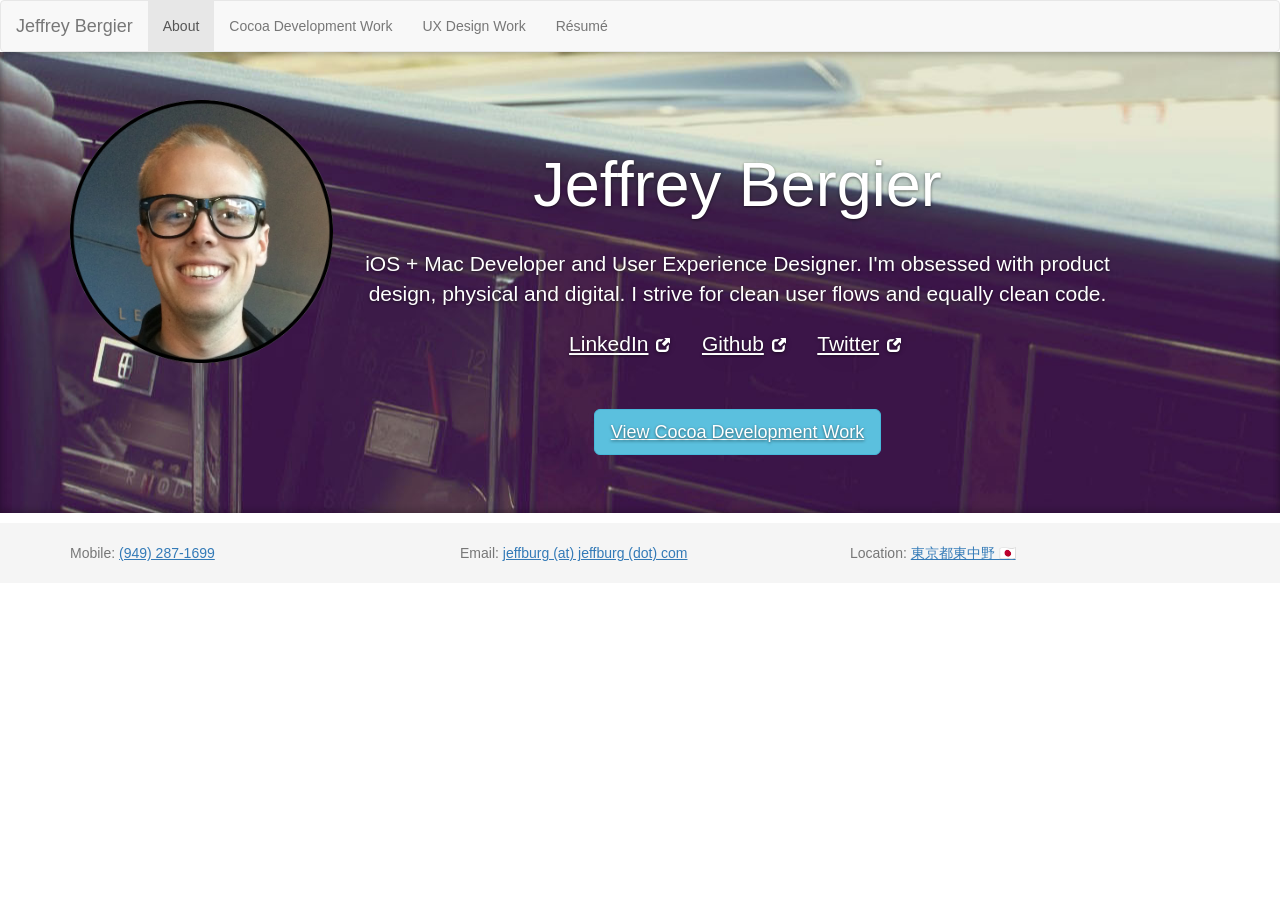
<file: web-root-original/index.html>
<!DOCTYPE html>
<html lang="en">
  <head>
    <title>About - Jeffrey Bergier</title>
    <meta charset="utf-8"/>
    <meta name="viewport" content="width=device-width, initial-scale=1.0, user-scalable=no">
    <!-- Bootstrap -->
    <link href="./css/bootstrap.css" rel="stylesheet">
    <link href="./css/custom.css" rel="stylesheet">
    <link href="./css/jquery.fs.boxer.css" rel="stylesheet">

    <!-- HTML5 shim and Respond.js IE8 support of HTML5 elements and media queries -->
    <!--[if lt IE 9]>
      <script src="./js/html5shiv.js"></script>
      <script src="./js/respond.min.js"></script>
    <![endif]-->

    <!-- Start of Woopra Code -->
    <script>
    (function(){
    var t,i,e,n=window,o=document,a=arguments,s="script",r=["config","track","identify","visit","push","call"],c=function(){var t,i=this;for(i._e=[],t=0;r.length>t;t++)(function(t){i[t]=function(){return i._e.push([t].concat(Array.prototype.slice.call(arguments,0))),i}})(r[t])};for(n._w=n._w||{},t=0;a.length>t;t++)n._w[a[t]]=n[a[t]]=n[a[t]]||new c;i=o.createElement(s),i.async=1,i.src="//static.woopra.com/js/w.js",e=o.getElementsByTagName(s)[0],e.parentNode.insertBefore(i,e)
    })("woopra");

    woopra.config({
        domain: 'jeffburg.com',
        idle_timeout: 1800000
    });
    woopra.track();
    </script>
    <!-- End of Woopra Code -->


  </head>
  <body>
    <nav class="navbar navbar-default" role="navigation">
      <!-- Brand and toggle get grouped for better mobile display -->
      <div class="navbar-header">
        <button type="button" class="navbar-toggle" data-toggle="collapse" data-target=".navbar-ex1-collapse">
          <span class="sr-only">Toggle navigation</span>
          <span class="icon-bar"></span>
          <span class="icon-bar"></span>
          <span class="icon-bar"></span>
        </button>
        <a class="navbar-brand" href="index.html">Jeffrey Bergier</a>
      </div>

      <!-- Collect the nav links, forms, and other content for toggling -->
      <div class="collapse navbar-collapse navbar-ex1-collapse">
        <ul class="nav navbar-nav">
            <li class="active"><a href="index.html">About</a></li>
  		  	<li><a href="cocoa.html">Cocoa Development Work</a></li>
            <li><a href="ux.html">UX Design Work</a></li>
            <li><a href="resume.html">R&eacute;sum&eacute;</a></li>
        </ul>
      </div><!-- /.navbar-collapse -->
    </nav>

    <!-- Jumbotron Masthead -->
    <div class="jumbotron about">
      <div class="container">
          <div class="row">
              <div class="col-sm-5 col-md-4 col-lg-3">
                <img src="aboutassets/facecircle.png" class="img-responsive-scale">
              </div>
              <div class="col-sm-7 col-md-8">
                <h1>Jeffrey Bergier</h1><br>
                <p style="font-weight: 400">iOS + Mac Developer and User Experience Designer. I'm obsessed with product design, physical and digital. I strive for clean user flows and equally clean code.</p>
                <ul class="list-inline center hidden-xs" id="about">
					<li><a href="https://www.linkedin.com/in/jeffreybergier" target="_blank">LinkedIn</a>&nbsp;&nbsp;<span class="glyphicon glyphicon-new-window"></span></li>
                    <li>&nbsp;</li>
                    <li><a href="https://www.github.com/jeffreybergier" target="_blank">Github</a>&nbsp;&nbsp;<span class="glyphicon glyphicon-new-window"></span></li>
                    <li>&nbsp;</li>
                    <li><a href="https://www.twitter.com/jeffburg" target="_blank">Twitter</a>&nbsp;&nbsp;<span class="glyphicon glyphicon-new-window"></span></li>
                </ul>
                <ul class="list-unstyled center hidden-sm hidden-md hidden-lg" id="about">
					<li><a href="http://www.linkedin.com/in/jeffreybergier" target="_blank">LinkedIn</a>&nbsp;&nbsp;<span class="glyphicon glyphicon-new-window"></span></li>
                    <li>&nbsp;</li>
                    <li><a href="http://www.github.com/jeffreybergier" target="_blank">Github</a>&nbsp;&nbsp;<span class="glyphicon glyphicon-new-window"></span></li>
                    <li>&nbsp;</li>
                    <li><a href="https://www.twitter.com/jeffburg" target="_blank">Twitter</a>&nbsp;&nbsp;<span class="glyphicon glyphicon-new-window"></span></li>
                </ul>
                <br>
                <h3 class="hidden-xs"><a href="cocoa.html" class="btn btn-info btn-lg">View Cocoa Development Work</a></h3>
                <h3 class="hidden-sm hidden-md hidden-lg"><a href="cocoa.html" class="btn btn-info btn-lg">View Cocoa Development Work</a></h3>
              </div>
          </div>
      </div>
    </div>

    <div id="footer">
      <div class="container">
        <div class="row">
            <div class="col-sm-3 col-md-4">
                <p class="text-muted credit">Mobile: <a href="/phone.php">(949) 287-1699</a></p>
            </div>
            <div class="col-sm-5 col-md-4">
                <p class="text-muted credit">Email: <a href="/email.php"> jeffburg (at) jeffburg (dot) com</a></p>
            </div>
            <div class="col-sm-4 col-md-4">
                <p class="text-muted credit">Location: <a href="https://www.bing.com/maps/embed?v=3&amp;cp=35.7067864~139.6851173&amp;lvl=16&amp;w=640&amp;h=510&amp;sty=r&amp;typ=s&amp;pp=&amp;ps=55&amp;dir=0&amp;mkt=en-us&amp;src=SHELL&amp;form=BMEMJS" class="boxer" data-height="515" data-width="645">東京都東中野 🇯🇵</a></p>
            </div>
        </div>
      </div>
    </div>

    <!-- jQuery (necessary for Bootstrap's JavaScript plugins) -->
    <script src="./js/jquery.js"></script>
    <script src="./js/bootstrap.js"></script>
    <script src="./js/transition.js"></script>
    <script src="./js/collapse.js"></script>
    <script src="./js/jquery.fs.boxer.js"></script>
    <script>
        $(document).ready(function() {
            $(".boxer").boxer();
        });
    </script>

  </body>
</html>
</file>
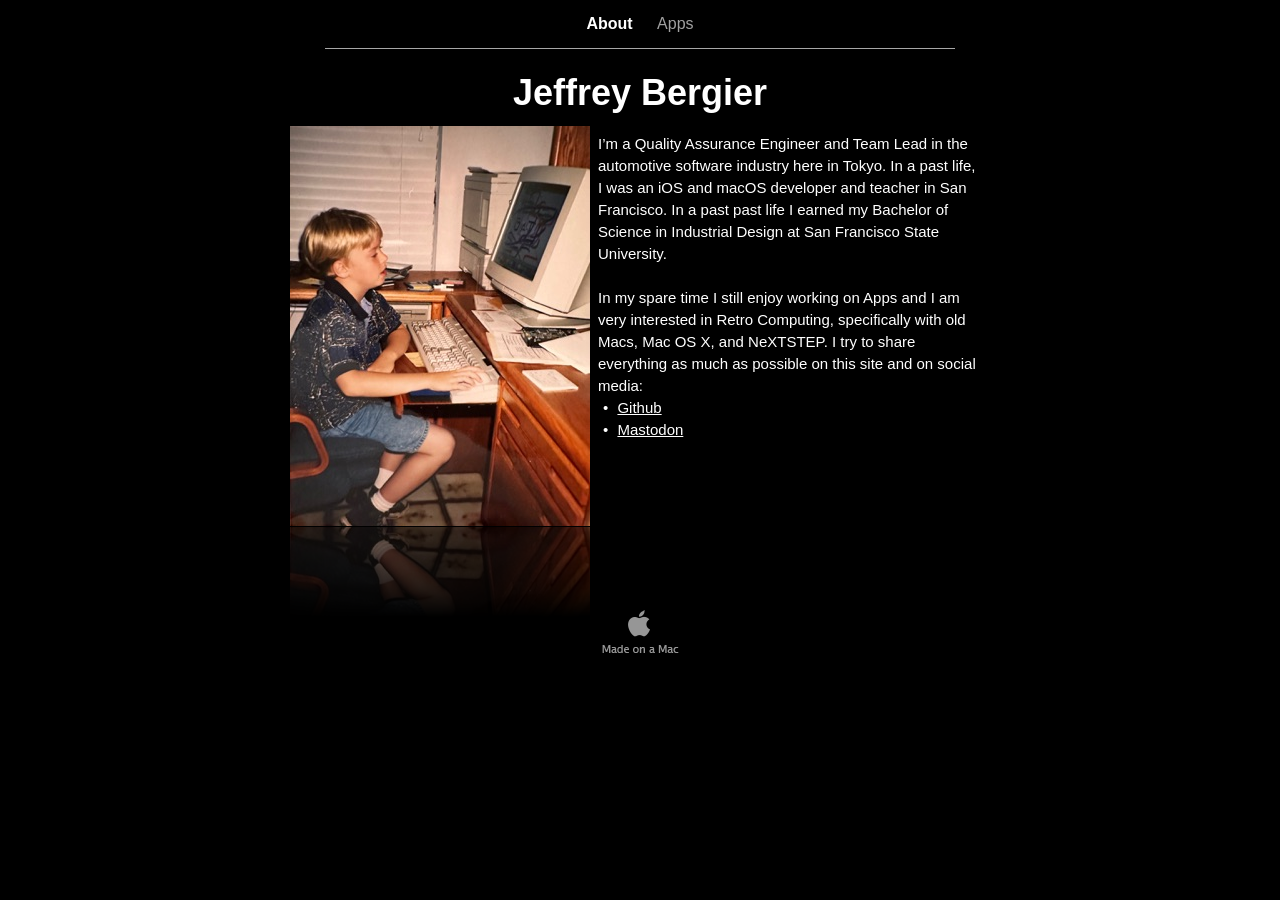
<file: web-root/index.html>
<?xml version="1.0" encoding="UTF-8"?><!DOCTYPE html PUBLIC "-//W3C//DTD XHTML 1.0 Transitional//EN" "http://www.w3.org/TR/xhtml1/DTD/xhtml1-transitional.dtd"><html xmlns="http://www.w3.org/1999/xhtml"><head><title></title><meta http-equiv="refresh" content="0;url= Jeffrey_Bergier/About.html" /></head><body></body></html>
</file>
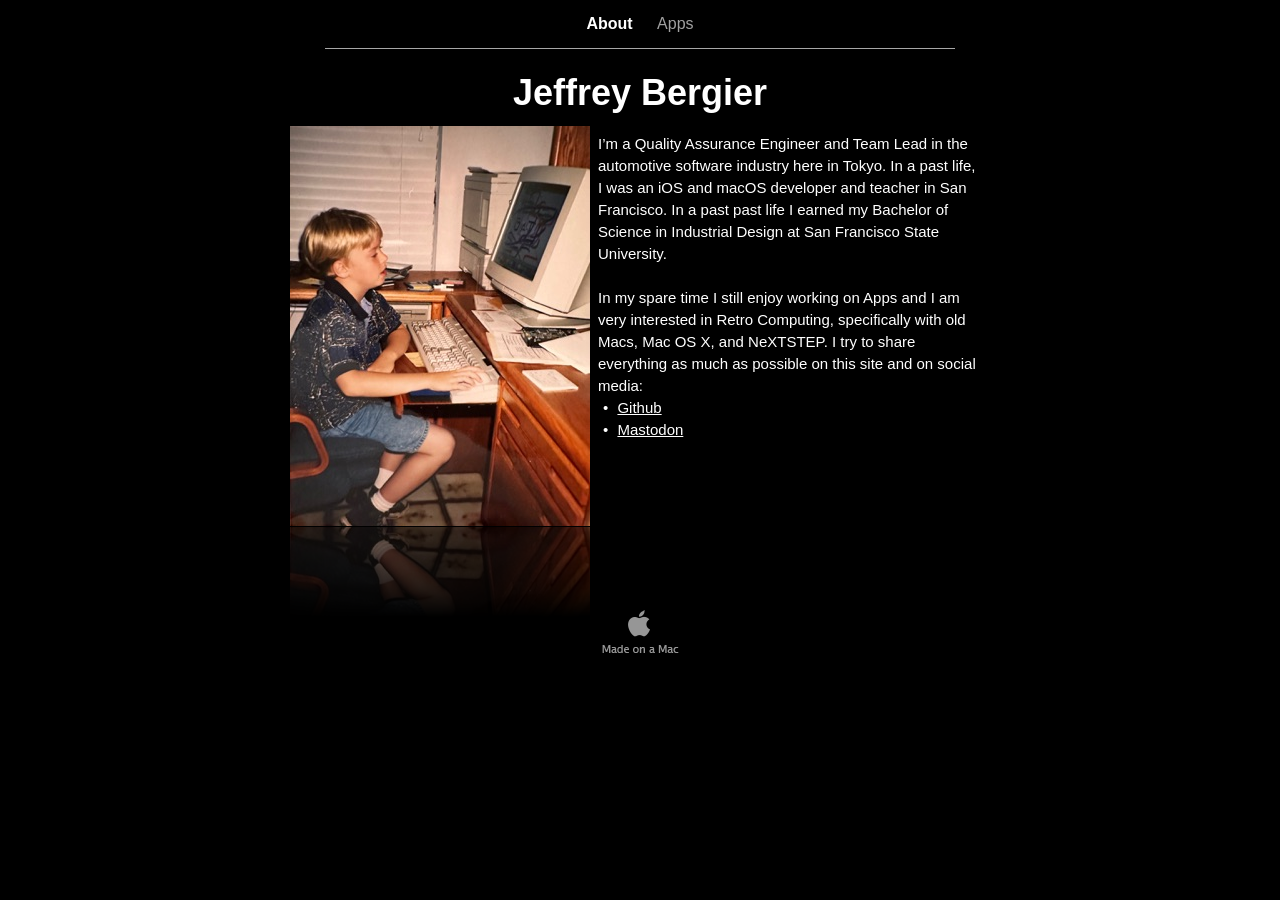
<file: web-root/Jeffrey_Bergier/index.html>
<?xml version="1.0" encoding="UTF-8"?><!DOCTYPE html PUBLIC "-//W3C//DTD XHTML 1.0 Transitional//EN" "http://www.w3.org/TR/xhtml1/DTD/xhtml1-transitional.dtd"><html xmlns="http://www.w3.org/1999/xhtml"><head><title></title><meta http-equiv="refresh" content="0;url= About.html" /></head><body></body></html>
</file>
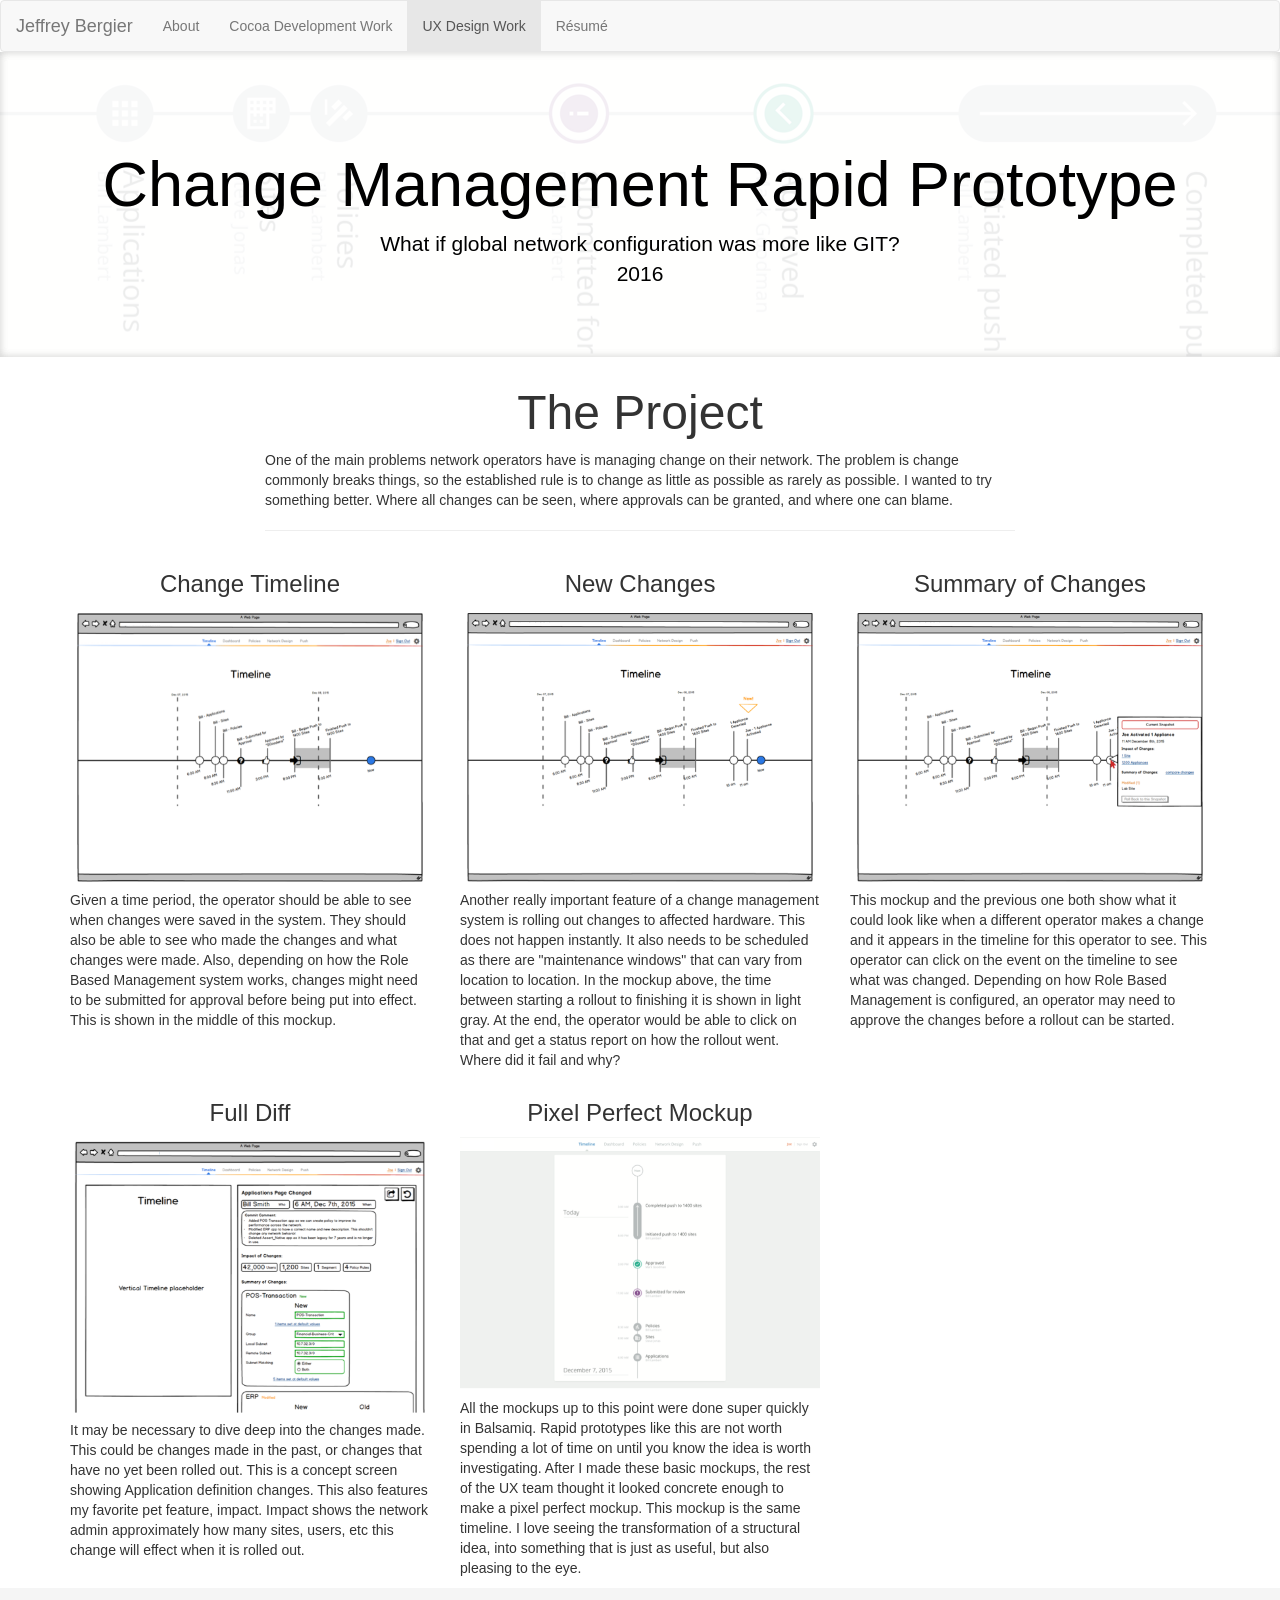
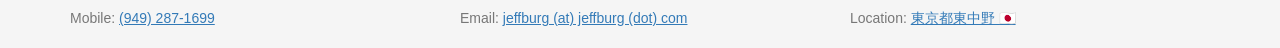
<file: web-root-original/changes.html>
<!DOCTYPE html>
<html lang="en">
  <head>
    <title>Change Management - Jeffrey Bergier</title>
    <meta charset="utf-8"/>
    <meta name="viewport" content="width=device-width, initial-scale=1.0, user-scalable=no">
    <!-- Bootstrap -->
    <link href="./css/bootstrap.css" rel="stylesheet">
    <link href="./css/custom.css" rel="stylesheet">
    <link href="./css/jquery.fs.boxer.css" rel="stylesheet">

    <!-- HTML5 shim and Respond.js IE8 support of HTML5 elements and media queries -->
    <!--[if lt IE 9]>
      <script src="./js/html5shiv.js"></script>
      <script src="./js/respond.min.js"></script>
    <![endif]-->

    <!-- Start of Woopra Code -->
    <script>
    (function(){
    var t,i,e,n=window,o=document,a=arguments,s="script",r=["config","track","identify","visit","push","call"],c=function(){var t,i=this;for(i._e=[],t=0;r.length>t;t++)(function(t){i[t]=function(){return i._e.push([t].concat(Array.prototype.slice.call(arguments,0))),i}})(r[t])};for(n._w=n._w||{},t=0;a.length>t;t++)n._w[a[t]]=n[a[t]]=n[a[t]]||new c;i=o.createElement(s),i.async=1,i.src="//static.woopra.com/js/w.js",e=o.getElementsByTagName(s)[0],e.parentNode.insertBefore(i,e)
    })("woopra");

    woopra.config({
        domain: 'jeffburg.com',
        idle_timeout: 1800000
    });
    woopra.track();
    </script>
    <!-- End of Woopra Code -->


  </head>
  <body>
    <nav class="navbar navbar-default" role="navigation">
      <!-- Brand and toggle get grouped for better mobile display -->
      <div class="navbar-header">
        <button type="button" class="navbar-toggle" data-toggle="collapse" data-target=".navbar-ex1-collapse">
          <span class="sr-only">Toggle navigation</span>
          <span class="icon-bar"></span>
          <span class="icon-bar"></span>
          <span class="icon-bar"></span>
        </button>
        <a class="navbar-brand" href="index.html">Jeffrey Bergier</a>
      </div>

      <!-- Collect the nav links, forms, and other content for toggling -->
      <div class="collapse navbar-collapse navbar-ex1-collapse">
        <ul class="nav navbar-nav">
            <li><a href="index.html">About</a></li>
            <li><a href="cocoa.html">Cocoa Development Work</a></li>
            <li class="active"><a href="ux.html">UX Design Work</a></li>
            <li><a href="resume.html">R&eacute;sum&eacute;</a></li>
        </ul>
      </div><!-- /.navbar-collapse -->
    </nav>

       <!-- Jumbotron Masthead -->
    <div class="jumbotron changes">
      <div class="container">
        <h1>Change Management Rapid Prototype</h1>
        <p>What if global network configuration was more like GIT?<br>2016</p>
      </div>
    </div>

    <div class="container">
        <div class="row">
            <div class="col-md-8 col-md-offset-2 col-sm-10 col-sm-offset-1">
                <h1>The Project</h1>
                <p>One of the main problems network operators have is managing change on their network. The problem is change commonly breaks things, so the established rule is to change as little as possible as rarely as possible. I wanted to try something better. Where all changes can be seen, where approvals can be granted, and where one can blame.</p>
                <hr>
            </div>
        </div>
        <div class="row">
            <div class="col-sm-4 col-md-4">
                <h3>Change Timeline</h3>
                <a href="changesassets/cm-now-2k.png" class="boxer" rel="penpot"><img src="changesassets/cm-now-600.png" class="img-responsive-scale"></a>
                <p>Given a time period, the operator should be able to see when changes were saved in the system. They should also be able to see who made the changes and what changes were made. Also, depending on how the Role Based Management system works, changes might need to be submitted for approval before being put into effect. This is shown in the middle of this mockup.</p>
            </div>
            <div class="col-sm-4 col-md-4">
                <h3>New Changes</h3>
                <a href="changesassets/cm-newchanges-2k.png" class="boxer" rel="penpot"><img src="changesassets/cm-newchanges-600.png" class="img-responsive-scale"></a>
                <p>Another really important feature of a change management system is rolling out changes to affected hardware. This does not happen instantly. It also needs to be scheduled as there are "maintenance windows" that can vary from location to location. In the mockup above, the time between starting a rollout to finishing it is shown in light gray. At the end, the operator would be able to click on that and get a status report on how the rollout went. Where did it fail and why?</p>
            </div>
            <div class="col-sm-4 col-md-4">
                  <h3>Summary of Changes</h3>
                <a href="changesassets/cm-changes-2k.png" class="boxer" rel="penpot"><img src="changesassets/cm-changes-600.png" class="img-responsive-scale"></a>
                <p>This mockup and the previous one both show what it could look like when a different operator makes a change and it appears in the timeline for this operator to see. This operator can click on the event on the timeline to see what was changed. Depending on how Role Based Management is configured, an operator may need to approve the changes before a rollout can be started.</p>
            </div>
        </div>
        <div class="row">
            <div class="col-sm-4 col-md-4">
                <h3>Full Diff</h3>
                <a href="changesassets/cm-diff-2k.png" class="boxer" rel="penpot"><img src="changesassets/cm-diff-600.png" class="img-responsive-scale"></a>
                <p>It may be necessary to dive deep into the changes made. This could be changes made in the past, or changes that have no yet been rolled out. This is a concept screen showing Application definition changes. This also features my favorite pet feature, impact. Impact shows the network admin approximately how many sites, users, etc this change will effect when it is rolled out.</p>
            </div>
            <div class="col-sm-4 col-md-4">
                <h3>Pixel Perfect Mockup</h3>
                <a href="changesassets/cm-visual-2k.png" class="boxer" rel="penpot"><img src="changesassets/cm-visual-600.png" class="img-responsive-scale"></a>
                <p>All the mockups up to this point were done super quickly in Balsamiq. Rapid prototypes like this are not worth spending a lot of time on until you know the idea is worth investigating. After I made these basic mockups, the rest of the UX team thought it looked concrete enough to make a pixel perfect mockup. This mockup is the same timeline. I love seeing the transformation of a structural idea, into something that is just as useful, but also pleasing to the eye.</p>
            </div>
        </div>
    </div>
    <div id="footer">
      <div class="container">
        <div class="row">
            <div class="col-sm-3 col-md-4">
                <p class="text-muted credit">Mobile: <a href="/phone.php">(949) 287-1699</a></p>
            </div>
            <div class="col-sm-5 col-md-4">
                <p class="text-muted credit">Email: <a href="/email.php"> jeffburg (at) jeffburg (dot) com</a></p>
            </div>
            <div class="col-sm-4 col-md-4">
                <p class="text-muted credit">Location: <a href="https://www.bing.com/maps/embed?v=3&amp;cp=35.7067864~139.6851173&amp;lvl=16&amp;w=640&amp;h=510&amp;sty=r&amp;typ=s&amp;pp=&amp;ps=55&amp;dir=0&amp;mkt=en-us&amp;src=SHELL&amp;form=BMEMJS" class="boxer" data-height="515" data-width="645">東京都東中野 🇯🇵</a></p>
            </div>
        </div>
      </div>
    </div>

    <!-- jQuery (necessary for Bootstrap's JavaScript plugins) -->
    <script src="./js/jquery.js"></script>
    <script src="./js/bootstrap.js"></script>
    <script src="./js/transition.js"></script>
    <script src="./js/collapse.js"></script>
    <script src="./js/jquery.fs.boxer.js"></script>
    <script>
        $(document).ready(function() {
            $(".boxer").boxer();
        });
    </script>

  </body>
</html>
</file>
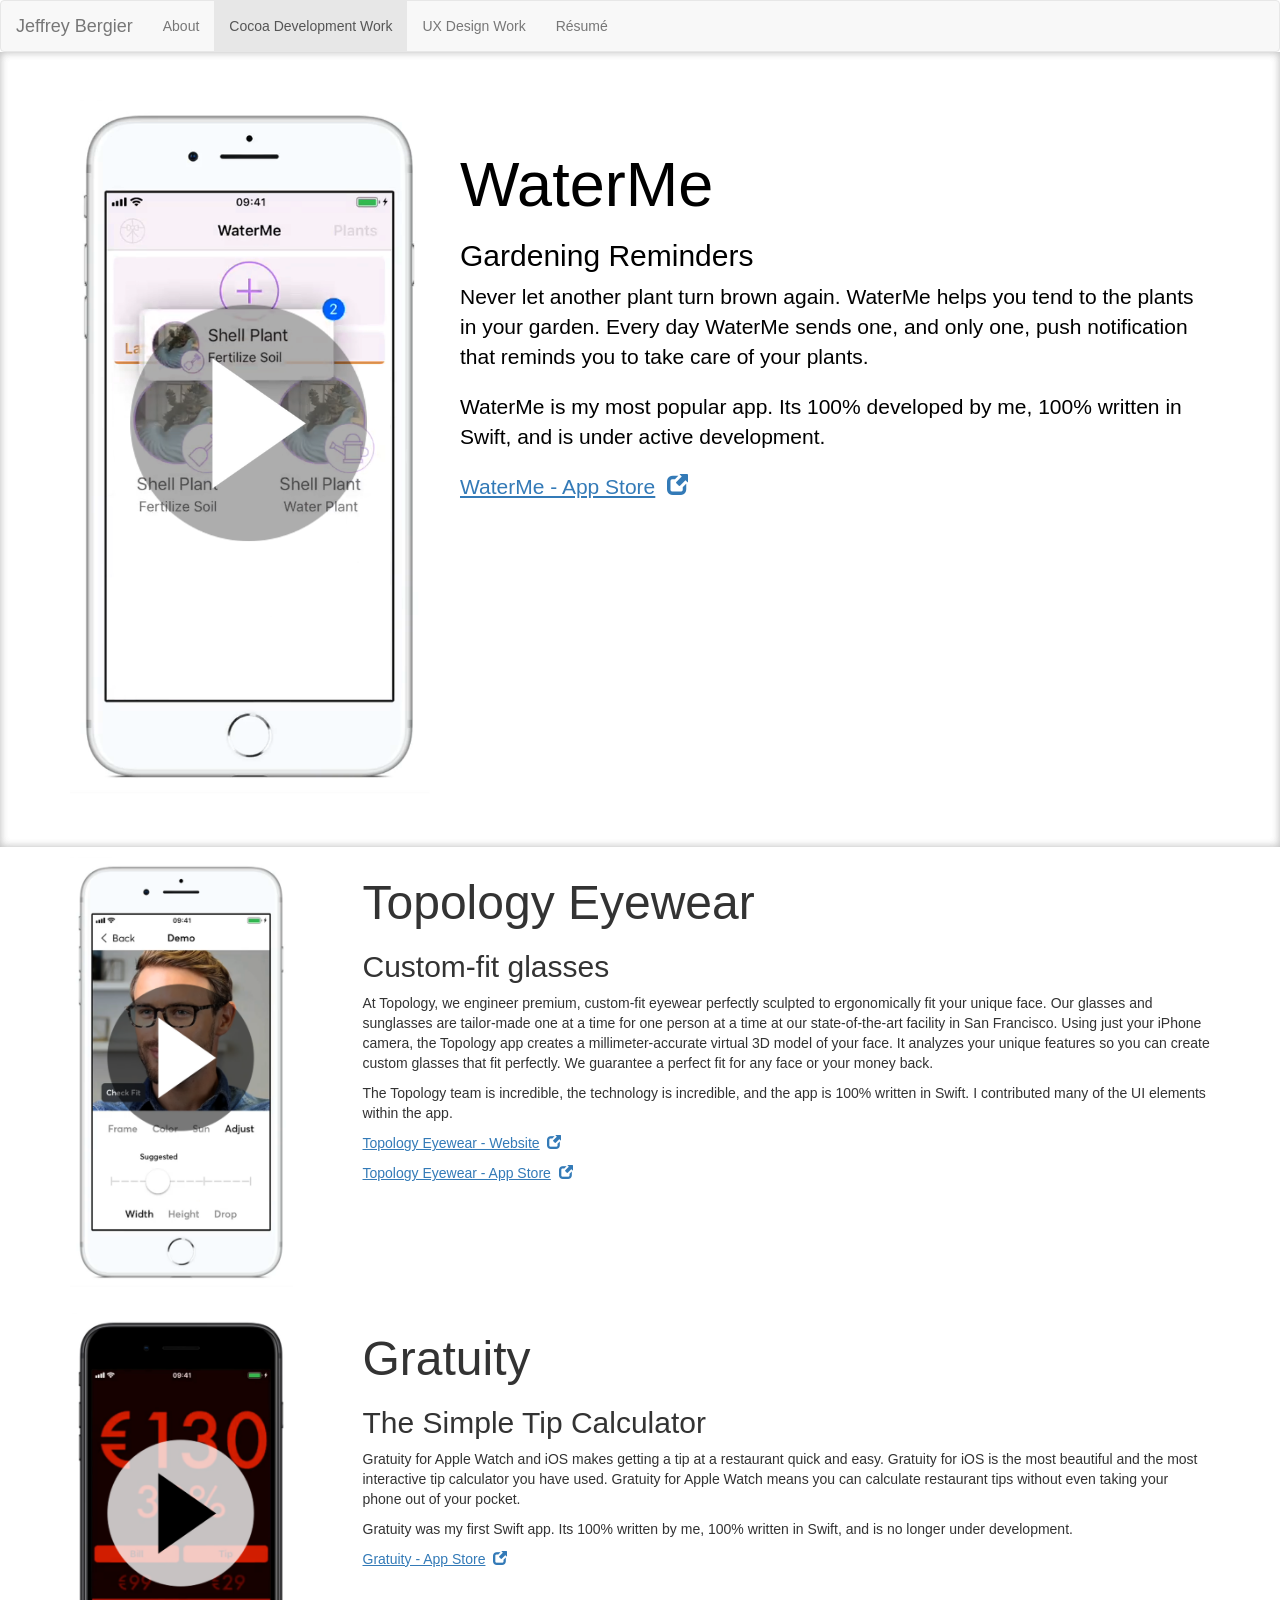
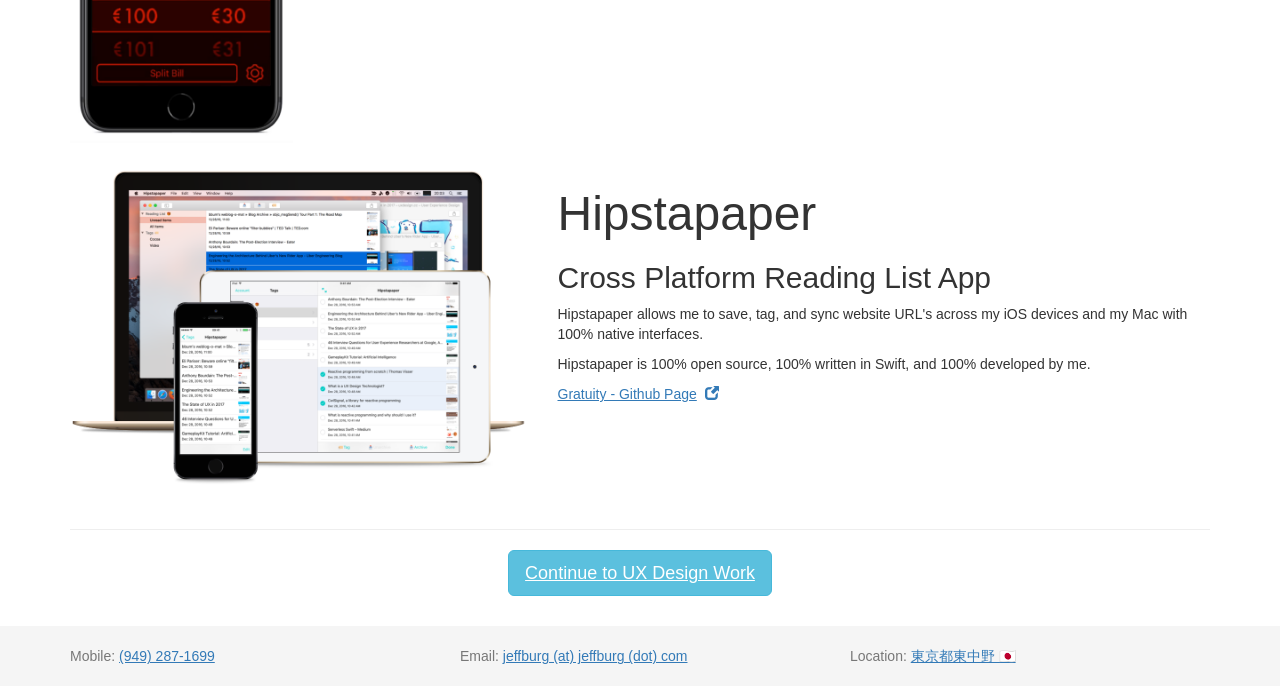
<file: web-root-original/cocoa.html>
<!DOCTYPE html>
<html lang="en">
<head>
	<title>Cocoa Development Work - Jeffrey Bergier</title>
	<meta charset="utf-8"/>
    <meta name="viewport" content="width=device-width, initial-scale=1.0, user-scalable=no">
    <!-- Bootstrap -->
		<link href="./css/bootstrap.css" rel="stylesheet">
    <link href="./css/custom.css" rel="stylesheet">
    <link href="./css/jquery.fs.boxer.css" rel="stylesheet">

    <!-- HTML5 shim and Respond.js IE8 support of HTML5 elements and media queries -->
    <!--[if lt IE 9]>
      <script src="./js/html5shiv.js"></script>
      <script src="./js/respond.min.js"></script>
    <![endif]-->

    <!-- Start of Woopra Code -->
    <script>
    (function(){
    var t,i,e,n=window,o=document,a=arguments,s="script",r=["config","track","identify","visit","push","call"],c=function(){var t,i=this;for(i._e=[],t=0;r.length>t;t++)(function(t){i[t]=function(){return i._e.push([t].concat(Array.prototype.slice.call(arguments,0))),i}})(r[t])};for(n._w=n._w||{},t=0;a.length>t;t++)n._w[a[t]]=n[a[t]]=n[a[t]]||new c;i=o.createElement(s),i.async=1,i.src="//static.woopra.com/js/w.js",e=o.getElementsByTagName(s)[0],e.parentNode.insertBefore(i,e)
    })("woopra");

    woopra.config({
        domain: 'jeffburg.com',
        idle_timeout: 1800000
    });
    woopra.track();
    </script>
    <!-- End of Woopra Code -->


  </head>
  <body>
    <nav class="navbar navbar-default" role="navigation">
      <!-- Brand and toggle get grouped for better mobile display -->
      <div class="navbar-header">
        <button type="button" class="navbar-toggle" data-toggle="collapse" data-target=".navbar-ex1-collapse">
          <span class="sr-only">Toggle navigation</span>
          <span class="icon-bar"></span>
          <span class="icon-bar"></span>
          <span class="icon-bar"></span>
        </button>
        <a class="navbar-brand" href="index.html">Jeffrey Bergier</a>
      </div>

      <!-- Collect the nav links, forms, and other content for toggling -->
      <div class="collapse navbar-collapse navbar-ex1-collapse">
        <ul class="nav navbar-nav">
            <li><a href="index.html">About</a></li>
            <li class="active"><a href="cocoa.html">Cocoa Development Work</a></li>
            <li><a href="ux.html">UX Design Work</a></li>
            <li><a href="resume.html">R&eacute;sum&eacute;</a></li>
        </ul>
      </div><!-- /.navbar-collapse -->
    </nav>

		<!-- Jumbotron Masthead -->
		<div class="jumbotron white">
			<div class="container">
				<div class="row">
					<div class="col-xs-12 col-sm-5 col-md-4">
						<a href="javascript:togglePlaybackForVideoNamed('waterme-video-element');">
						<video id="waterme-video-element" class="fullwidth" poster="cocoaassets/waterme-placeholder.png" loop>
						<source src="cocoaassets/waterme-video.mp4" type="video/mp4" >
						</video>
						</a>
					</div>
					<div class="col-xs-12 col-sm-7 col-md-8">
						<h1 class="left">WaterMe</h1>
						<h2 class="left">Gardening Reminders</h2>
						<p class="left">Never let another plant turn brown again. WaterMe helps you tend to the plants in your garden. Every day WaterMe sends one, and only one, push notification that reminds you to take care of your plants.</p>
						<p class="left">WaterMe is my most popular app. Its 100% developed by me, 100% written in Swift, and is under active development.</p>
						<p class="left"><a href="https://itunes.apple.com/app/id1089742494?mt=8" target="_blank" style="a.a">WaterMe - App Store</a>&nbsp;
						<a href="https://itunes.apple.com/app/id1089742494?mt=8" target="_blank"><span class="glyphicon glyphicon-new-window"></span></a></p>
					</div>
				</div>
			</div>
		</div>

		<div class="container">
			<div class="row">
				<div class="col-xs-12 col-sm-4 col-md-3">
					<a href="javascript:togglePlaybackForVideoNamed('topology-video-element');">
					<video id="topology-video-element" class="partialwidth" poster="cocoaassets/topology-placeholder.png" loop>
					<source src="cocoaassets/topology-video.mp4" type="video/mp4">
					</video>
					</a>
				</div>
				<div class="col-xs-12 col-sm-8 col-md-9">
					<h1 class="left">Topology Eyewear</h1>
					<h2 class="left">Custom-fit glasses</h2>
					<p class="left">At Topology, we engineer premium, custom-fit eyewear perfectly sculpted to ergonomically fit your unique face. Our glasses and sunglasses are tailor-made one at a time for one person at a time at our state-of-the-art facility in San Francisco. Using just your iPhone camera, the Topology app creates a millimeter-accurate virtual 3D model of your face. It analyzes your unique features so you can create custom glasses that fit perfectly. We guarantee a perfect fit for any face or your money back.</p>
					<p class="left">The Topology team is incredible, the technology is incredible, and the app is 100% written in Swift. I contributed many of the UI elements within the app.</p>
					<p class="left"><a href="https://www.topologyeyewear.com" target="_blank" style="a.a">Topology Eyewear - Website</a>&nbsp;
					<a href="https://www.topologyeyewear.com" target="_blank"><span class="glyphicon glyphicon-new-window"></span></a></p>
					<p class="left"><a href="https://itunes.apple.com/us/app/id1110119242" target="_blank" style="a.a">Topology Eyewear - App Store</a>&nbsp;
					<a href="https://itunes.apple.com/us/app/id1110119242" target="_blank"><span class="glyphicon glyphicon-new-window"></span></a></p>
				</div>
			</div>
			<br>
			<div class="row">
				<div class="col-xs-12 col-sm-4 col-md-3">
					<a href="javascript:togglePlaybackForVideoNamed('gratuity-video-element');">
					<video id="gratuity-video-element"class="partialwidth video-js" poster="cocoaassets/gratuity-placeholder.png" loop>
					<source src="cocoaassets/gratuity-video.mp4" type="video/mp4" >
					</video>
					</a>
				</div>
				<div class="col-xs-12 col-sm-8 col-md-9">
					<h1 class="left">Gratuity</h1>
					<h2 class="left">The Simple Tip Calculator</h2>
					<p class="left">Gratuity for Apple Watch and iOS makes getting a tip at a restaurant quick and easy. Gratuity for iOS is the most beautiful and the most interactive tip calculator you have used. Gratuity for Apple Watch means you can calculate restaurant tips without even taking your phone out of your pocket.</p>
					<p class="left">Gratuity was my first Swift app. Its 100% written by me, 100% written in Swift, and is no longer under development.</p>
					<p class="left"><a href="https://itunes.apple.com/app/id933679671" target="_blank" style="a.a">Gratuity - App Store</a>&nbsp;
					<a href="https://itunes.apple.com/app/id933679671" target="_blank"><span class="glyphicon glyphicon-new-window"></span></a></p>
				</div>
			</div>
			<br>
			<div class="row">
				<div class="col-xs-12 col-sm-6 col-md-5">
					<img src="cocoaassets/hipstapaper-devices.png" class="img-responsive-scale">
				</div>
				<div class="col-xs-12 col-sm-6 col-md-7">
					<h1 class="left">Hipstapaper</h1>
					<h2 class="left">Cross Platform Reading List App</h2>
					<p class="left">Hipstapaper allows me to save, tag, and sync website URL's across my iOS devices and my Mac with 100% native interfaces.</p>
					<p class="left">Hipstapaper is 100% open source, 100% written in Swift, and 100% developed by me.</p>
					<p class="left"><a href="https://github.com/jeffreybergier/hipstapaper" target="_blank" style="a.a">Gratuity - Github Page</a>&nbsp;
					<a href="https://github.com/jeffreybergier/hipstapaper" target="_blank"><span class="glyphicon glyphicon-new-window"></span></a></p>
				</div>
			</div>
			<div class="row">
				<div class="col-sm-12">
						<hr>
						<h3><a href="ux.html" class="btn btn-info btn-lg">Continue to UX Design Work</a></h3><br>
				</div>
			</div>
		</div>
    <div id="footer">
      <div class="container">
        <div class="row">
            <div class="col-sm-3 col-md-4">
                <p class="text-muted credit">Mobile: <a href="/phone.php">(949) 287-1699</a></p>
            </div>
            <div class="col-sm-5 col-md-4">
                <p class="text-muted credit">Email: <a href="/email.php"> jeffburg (at) jeffburg (dot) com</a></p>
            </div>
            <div class="col-sm-4 col-md-4">
                <p class="text-muted credit">Location: <a href="https://www.bing.com/maps/embed?v=3&amp;cp=35.7067864~139.6851173&amp;lvl=16&amp;w=640&amp;h=510&amp;sty=r&amp;typ=s&amp;pp=&amp;ps=55&amp;dir=0&amp;mkt=en-us&amp;src=SHELL&amp;form=BMEMJS" class="boxer" data-height="515" data-width="645">東京都東中野 🇯🇵</a></p>
            </div>
        </div>
      </div>
    </div>

	<!-- jQuery (necessary for Bootstrap's JavaScript plugins) -->
	<script src="./js/jquery.js"></script>
	<script src="./js/bootstrap.js"></script>
	<script src="./js/transition.js"></script>
	<script src="./js/collapse.js"></script>
	<script src="./js/jquery.fs.boxer.js"></script>
	<script>
	$(document).ready(function() {
		$(".boxer").boxer();
	});
	</script>
	<script>
		function togglePlaybackForVideoNamed(videoName) {	
			if (typeof videoName != 'string') { return; } 
			var video = document.getElementById(videoName);
			if (video == null || video.tagName != 'VIDEO') { return; }
			video.paused ? video.play() : video.pause();
		}
	</script>

</body>
</html>
</file>
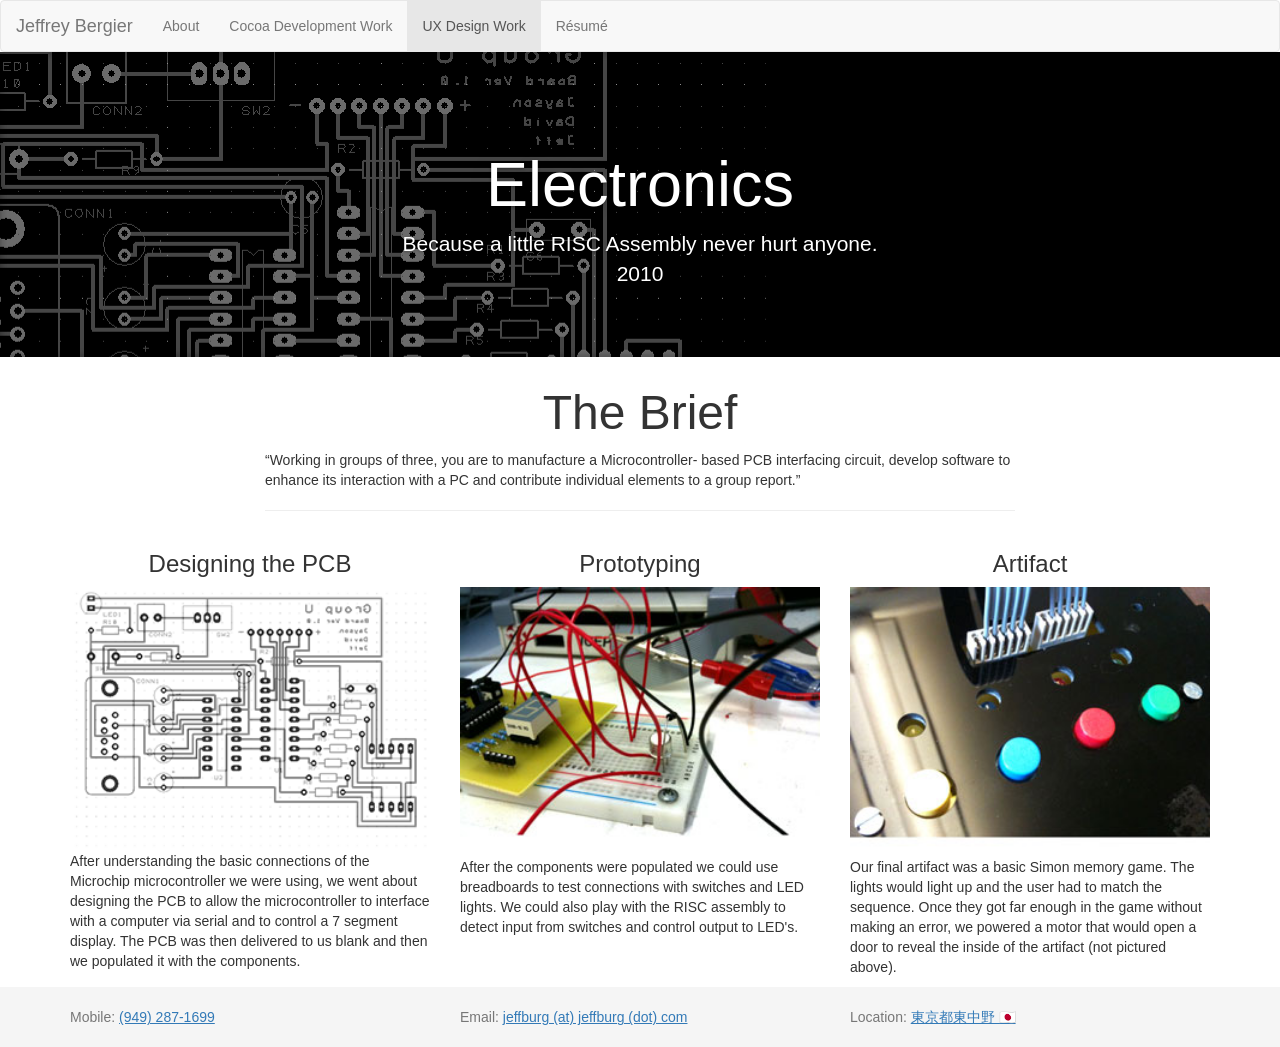
<file: web-root-original/electronics.html>
<!DOCTYPE html>
<html lang="en">
<head>
	<title>Electronics - Jeffrey Bergier</title>
	<meta charset="utf-8"/>
    <meta name="viewport" content="width=device-width, initial-scale=1.0, user-scalable=no">
    <!-- Bootstrap -->
		<link href="./css/bootstrap.css" rel="stylesheet">
    <link href="./css/custom.css" rel="stylesheet">
    <link href="./css/jquery.fs.boxer.css" rel="stylesheet">

    <!-- HTML5 shim and Respond.js IE8 support of HTML5 elements and media queries -->
    <!--[if lt IE 9]>
      <script src="./js/html5shiv.js"></script>
      <script src="./js/respond.min.js"></script>
    <![endif]-->

    <!-- Start of Woopra Code -->
    <script>
    (function(){
    var t,i,e,n=window,o=document,a=arguments,s="script",r=["config","track","identify","visit","push","call"],c=function(){var t,i=this;for(i._e=[],t=0;r.length>t;t++)(function(t){i[t]=function(){return i._e.push([t].concat(Array.prototype.slice.call(arguments,0))),i}})(r[t])};for(n._w=n._w||{},t=0;a.length>t;t++)n._w[a[t]]=n[a[t]]=n[a[t]]||new c;i=o.createElement(s),i.async=1,i.src="//static.woopra.com/js/w.js",e=o.getElementsByTagName(s)[0],e.parentNode.insertBefore(i,e)
    })("woopra");

    woopra.config({
        domain: 'jeffburg.com',
        idle_timeout: 1800000
    });
    woopra.track();
    </script>
    <!-- End of Woopra Code -->


  </head>
  <body>
    <nav class="navbar navbar-default" role="navigation">
      <!-- Brand and toggle get grouped for better mobile display -->
      <div class="navbar-header">
        <button type="button" class="navbar-toggle" data-toggle="collapse" data-target=".navbar-ex1-collapse">
          <span class="sr-only">Toggle navigation</span>
          <span class="icon-bar"></span>
          <span class="icon-bar"></span>
          <span class="icon-bar"></span>
        </button>
        <a class="navbar-brand" href="index.html">Jeffrey Bergier</a>
      </div>

      <!-- Collect the nav links, forms, and other content for toggling -->
      <div class="collapse navbar-collapse navbar-ex1-collapse">
        <ul class="nav navbar-nav">
            <li><a href="index.html">About</a></li>
            <li><a href="cocoa.html">Cocoa Development Work</a></li>
            <li class="active"><a href="ux.html">UX Design Work</a></li>
            <li><a href="resume.html">R&eacute;sum&eacute;</a></li>
        </ul>
      </div><!-- /.navbar-collapse -->
    </nav>

		<!-- Jumbotron Masthead -->
		<div class="jumbotron electronics">
			<div class="container">
				<h1>Electronics</h1>
				<p>Because a little RISC Assembly never hurt anyone.<br>2010</p>
			</div>
		</div>

		<div class="container">
			<div class="row">
				<div class="col-md-8 col-md-offset-2 col-sm-10 col-sm-offset-1">
					<h1>The Brief</h1>
					<p>&#8220;Working in groups of three, you are to manufacture a Microcontroller- based PCB interfacing circuit, develop software to enhance its interaction with a PC and contribute individual elements to a group report.&#8221;</p>
					<hr>
				</div>
			</div>
			<div class="row">
				<div class="col-sm-4 col-md-4">
					<h3>Designing the PCB</h3>
					<a href="pdassets/electronics-01-1k.png" class="boxer" rel="penpot"><img src="pdassets/electronics-01-300.png" class="img-responsive-scale"></a>
					<p>After understanding the basic connections of the Microchip microcontroller we were using, we went about designing the PCB to allow the microcontroller to interface with a computer via serial and to control a 7 segment display. The PCB was then delivered to us blank and then we populated it with the components.</p>
				</div>
				<div class="col-sm-4 col-md-4">
					<h3>Prototyping</h3>
					<a href="pdassets/electronics-02-1k.jpg" class="boxer" rel="penpot"><img src="pdassets/electronics-02-300.jpg" class="img-responsive-scale"></a>
					<p>After the components were populated we could use breadboards to test connections with switches and LED lights. We could also play with the RISC assembly to detect input from switches and control output to LED's.</p>
				</div>
				<div class="col-sm-4 col-md-4">
					<h3>Artifact</h3>
					<a href="pdassets/electronics-03-1k.jpg" class="boxer" rel="penpot"><img src="pdassets/electronics-03-300.jpg" class="img-responsive-scale"></a>
					<p>Our final artifact was a basic Simon memory game. The lights would light up and the user had to match the sequence. Once they got far enough in the game without making an error, we powered a motor that would open a door to reveal the inside of the artifact (not pictured above).</p>
				</div>
			</div>
		</div>

    <div id="footer">
      <div class="container">
        <div class="row">
            <div class="col-sm-3 col-md-4">
                <p class="text-muted credit">Mobile: <a href="/phone.php">(949) 287-1699</a></p>
            </div>
            <div class="col-sm-5 col-md-4">
                <p class="text-muted credit">Email: <a href="/email.php"> jeffburg (at) jeffburg (dot) com</a></p>
            </div>
            <div class="col-sm-4 col-md-4">
                <p class="text-muted credit">Location: <a href="https://www.bing.com/maps/embed?v=3&amp;cp=35.7067864~139.6851173&amp;lvl=16&amp;w=640&amp;h=510&amp;sty=r&amp;typ=s&amp;pp=&amp;ps=55&amp;dir=0&amp;mkt=en-us&amp;src=SHELL&amp;form=BMEMJS" class="boxer" data-height="515" data-width="645">東京都東中野 🇯🇵</a></p>
            </div>
        </div>
      </div>
    </div>

		<!-- jQuery (necessary for Bootstrap's JavaScript plugins) -->
		<script src="./js/jquery.js"></script>
		<script src="./js/bootstrap.js"></script>
		<script src="./js/transition.js"></script>
		<script src="./js/collapse.js"></script>
		<script src="./js/jquery.fs.boxer.js"></script>
		<script>
		$(document).ready(function() {
			$(".boxer").boxer();
		});
		</script>

	</body>
	</html>
</file>
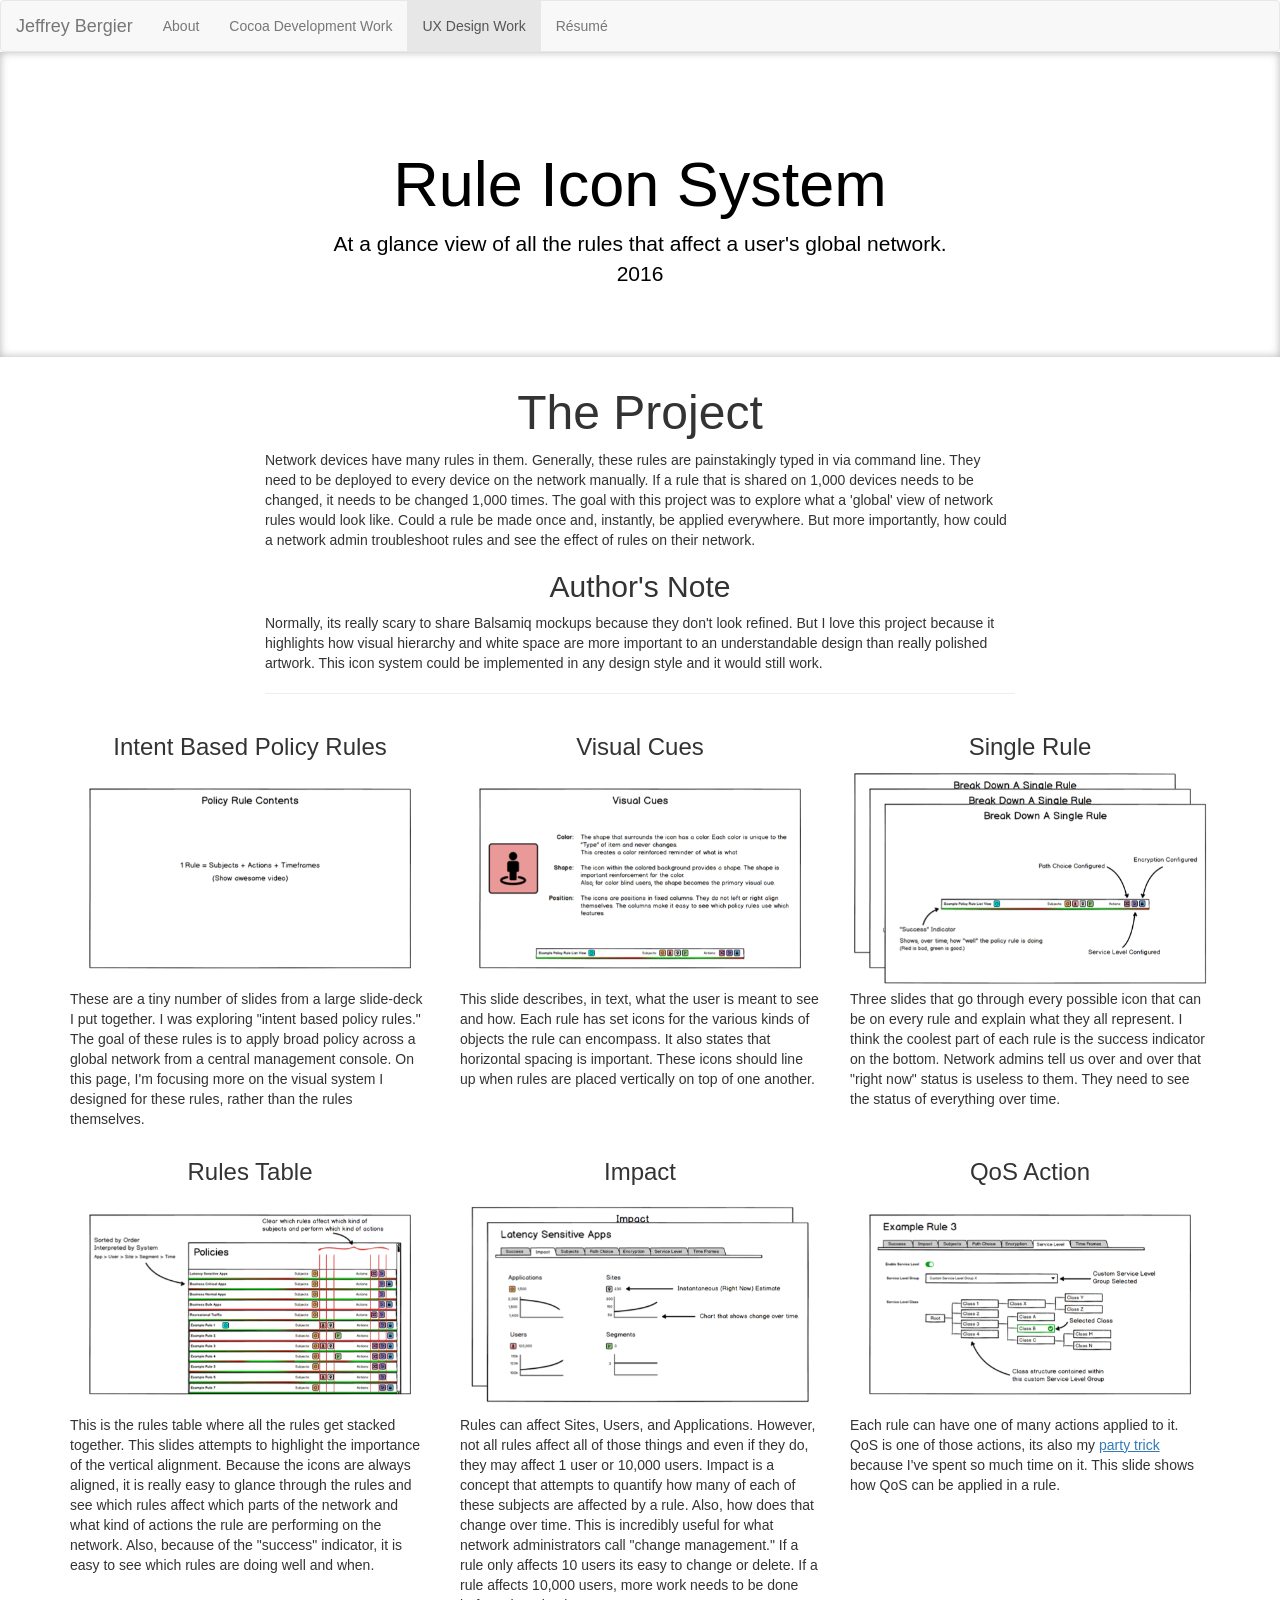
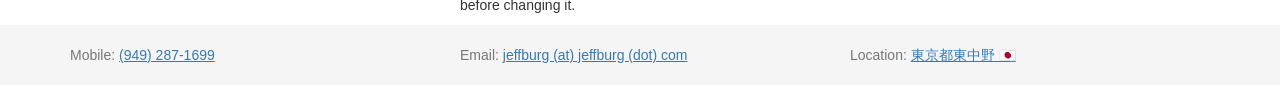
<file: web-root-original/iconsys.html>
<!DOCTYPE html>
<html lang="en">
  <head>
    <title>Rule Icon System - Jeffrey Bergier</title>
    <meta charset="utf-8"/>
    <meta name="viewport" content="width=device-width, initial-scale=1.0, user-scalable=no">
    <!-- Bootstrap -->
    <link href="./css/bootstrap.css" rel="stylesheet">
    <link href="./css/custom.css" rel="stylesheet">
    <link href="./css/jquery.fs.boxer.css" rel="stylesheet">

    <!-- HTML5 shim and Respond.js IE8 support of HTML5 elements and media queries -->
    <!--[if lt IE 9]>
      <script src="./js/html5shiv.js"></script>
      <script src="./js/respond.min.js"></script>
    <![endif]-->

    <!-- Start of Woopra Code -->
    <script>
    (function(){
    var t,i,e,n=window,o=document,a=arguments,s="script",r=["config","track","identify","visit","push","call"],c=function(){var t,i=this;for(i._e=[],t=0;r.length>t;t++)(function(t){i[t]=function(){return i._e.push([t].concat(Array.prototype.slice.call(arguments,0))),i}})(r[t])};for(n._w=n._w||{},t=0;a.length>t;t++)n._w[a[t]]=n[a[t]]=n[a[t]]||new c;i=o.createElement(s),i.async=1,i.src="//static.woopra.com/js/w.js",e=o.getElementsByTagName(s)[0],e.parentNode.insertBefore(i,e)
    })("woopra");

    woopra.config({
        domain: 'jeffburg.com',
        idle_timeout: 1800000
    });
    woopra.track();
    </script>
    <!-- End of Woopra Code -->


  </head>
  <body>
    <nav class="navbar navbar-default" role="navigation">
      <!-- Brand and toggle get grouped for better mobile display -->
      <div class="navbar-header">
        <button type="button" class="navbar-toggle" data-toggle="collapse" data-target=".navbar-ex1-collapse">
          <span class="sr-only">Toggle navigation</span>
          <span class="icon-bar"></span>
          <span class="icon-bar"></span>
          <span class="icon-bar"></span>
        </button>
        <a class="navbar-brand" href="index.html">Jeffrey Bergier</a>
      </div>

      <!-- Collect the nav links, forms, and other content for toggling -->
      <div class="collapse navbar-collapse navbar-ex1-collapse">
        <ul class="nav navbar-nav">
            <li><a href="index.html">About</a></li>
            <li><a href="cocoa.html">Cocoa Development Work</a></li>
            <li class="active"><a href="ux.html">UX Design Work</a></li>
            <li><a href="resume.html">R&eacute;sum&eacute;</a></li>
        </ul>
      </div><!-- /.navbar-collapse -->
    </nav>

       <!-- Jumbotron Masthead -->
    <div class="jumbotron white">
      <div class="container">
        <h1>Rule Icon System</h1>
        <p>At a glance view of all the rules that affect a user's global network.<br>2016</p>
      </div>
    </div>

    <div class="container">
        <div class="row">
            <div class="col-md-8 col-md-offset-2 col-sm-10 col-sm-offset-1">
                <h1>The Project</h1>
                <p>Network devices have many rules in them. Generally, these rules are painstakingly typed in via command line. They need to be deployed to every device on the network manually. If a rule that is shared on 1,000 devices needs to be changed, it needs to be changed 1,000 times. The goal with this project was to explore what a 'global' view of network rules would look like. Could a rule be made once and, instantly, be applied everywhere. But more importantly, how could a network admin troubleshoot rules and see the effect of rules on their network.</p>
                <h2>Author's Note</h2>
                <p>Normally, its really scary to share Balsamiq mockups because they don't look refined. But I love this project because it highlights how visual hierarchy and white space are more important to an understandable design than really polished artwork. This icon system could be implemented in any design style and it would still work.</p>
                <hr>
            </div>
        </div>
        <div class="row">
            <div class="col-sm-4 col-md-4">
                <h3>Intent Based Policy Rules</h3>
                <a href="iconsysassets/is-contents-2k.png" class="boxer" rel="penpot"><img src="iconsysassets/is-contents-600.png" class="img-responsive-scale"></a>
                <p>These are a tiny number of slides from a large slide-deck I put together. I was exploring "intent based policy rules." The goal of these rules is to apply broad policy across a global network from a central management console. On this page, I'm focusing more on the visual system I designed for these rules, rather than the rules themselves.</p>
            </div>
            <div class="col-sm-4 col-md-4">
                <h3>Visual Cues</h3>
                <a href="iconsysassets/is-visuals-2k.png" class="boxer" rel="penpot"><img src="iconsysassets/is-visuals-600.png" class="img-responsive-scale"></a>
                <p>This slide describes, in text, what the user is meant to see and how. Each rule has set icons for the various kinds of objects the rule can encompass. It also states that horizontal spacing is important. These icons should line up when rules are placed vertically on top of one another.</p>
            </div>
            <div class="col-sm-4 col-md-4">
                <h3>Single Rule</h3>
                <a href="iconsysassets/is-breakdown-2k.png" class="boxer" rel="penpot"><img src="iconsysassets/is-breakdown-600.png" class="img-responsive-scale"></a>
                <p>Three slides that go through every possible icon that can be on every rule and explain what they all represent. I think the coolest part of each rule is the success indicator on the bottom. Network admins tell us over and over that "right now" status is useless to them. They need to see the status of everything over time.</p>
            </div>
        </div>
        <div class="row">
            <div class="col-sm-4 col-md-4">
                <h3>Rules Table</h3>
                <a href="iconsysassets/is-list-2k.png" class="boxer" rel="penpot"><img src="iconsysassets/is-list-600.png" class="img-responsive-scale"></a>
                <p>This is the rules table where all the rules get stacked together. This slides attempts to highlight the importance of the vertical alignment. Because the icons are always aligned, it is really easy to glance through the rules and see which rules affect which parts of the network and what kind of actions the rule are performing on the network. Also, because of the "success" indicator, it is easy to see which rules are doing well and when.</p>
            </div>
            <div class="col-sm-4 col-md-4">
                <h3>Impact</h3>
                <a href="iconsysassets/is-impact-2k.png" class="boxer" rel="penpot"><img src="iconsysassets/is-impact-600.png" class="img-responsive-scale"></a>
                <p>Rules can affect Sites, Users, and Applications. However, not all rules affect all of those things and even if they do, they may affect 1 user or 10,000 users. Impact is a concept that attempts to quantify how many of each of these subjects are affected by a rule. Also, how does that change over time. This is incredibly useful for what network administrators call "change management." If a rule only affects 10 users its easy to change or delete. If a rule affects 10,000 users, more work needs to be done before changing it.</p>
            </div>
            <div class="col-sm-4 col-md-4">
                <h3>QoS Action</h3>
                <a href="iconsysassets/is-qos-2k.png" class="boxer" rel="penpot"><img src="iconsysassets/is-qos-600.png" class="img-responsive-scale"></a>
                <p>Each rule can have one of many actions applied to it. QoS is one of those actions, its also my <a href="qos.html">party trick</a> because I've spent so much time on it. This slide shows how QoS can be applied in a rule.</p>
            </div>
        </div>
    </div>
    <div id="footer">
      <div class="container">
        <div class="row">
            <div class="col-sm-3 col-md-4">
                <p class="text-muted credit">Mobile: <a href="/phone.php">(949) 287-1699</a></p>
            </div>
            <div class="col-sm-5 col-md-4">
                <p class="text-muted credit">Email: <a href="/email.php"> jeffburg (at) jeffburg (dot) com</a></p>
            </div>
            <div class="col-sm-4 col-md-4">
                <p class="text-muted credit">Location: <a href="https://www.bing.com/maps/embed?v=3&amp;cp=35.7067864~139.6851173&amp;lvl=16&amp;w=640&amp;h=510&amp;sty=r&amp;typ=s&amp;pp=&amp;ps=55&amp;dir=0&amp;mkt=en-us&amp;src=SHELL&amp;form=BMEMJS" class="boxer" data-height="515" data-width="645">東京都東中野 🇯🇵</a></p>
            </div>
        </div>
      </div>
    </div>

    <!-- jQuery (necessary for Bootstrap's JavaScript plugins) -->
    <script src="./js/jquery.js"></script>
    <script src="./js/bootstrap.js"></script>
    <script src="./js/transition.js"></script>
    <script src="./js/collapse.js"></script>
    <script src="./js/jquery.fs.boxer.js"></script>
    <script>
        $(document).ready(function() {
            $(".boxer").boxer();
        });
    </script>

  </body>
</html>
</file>
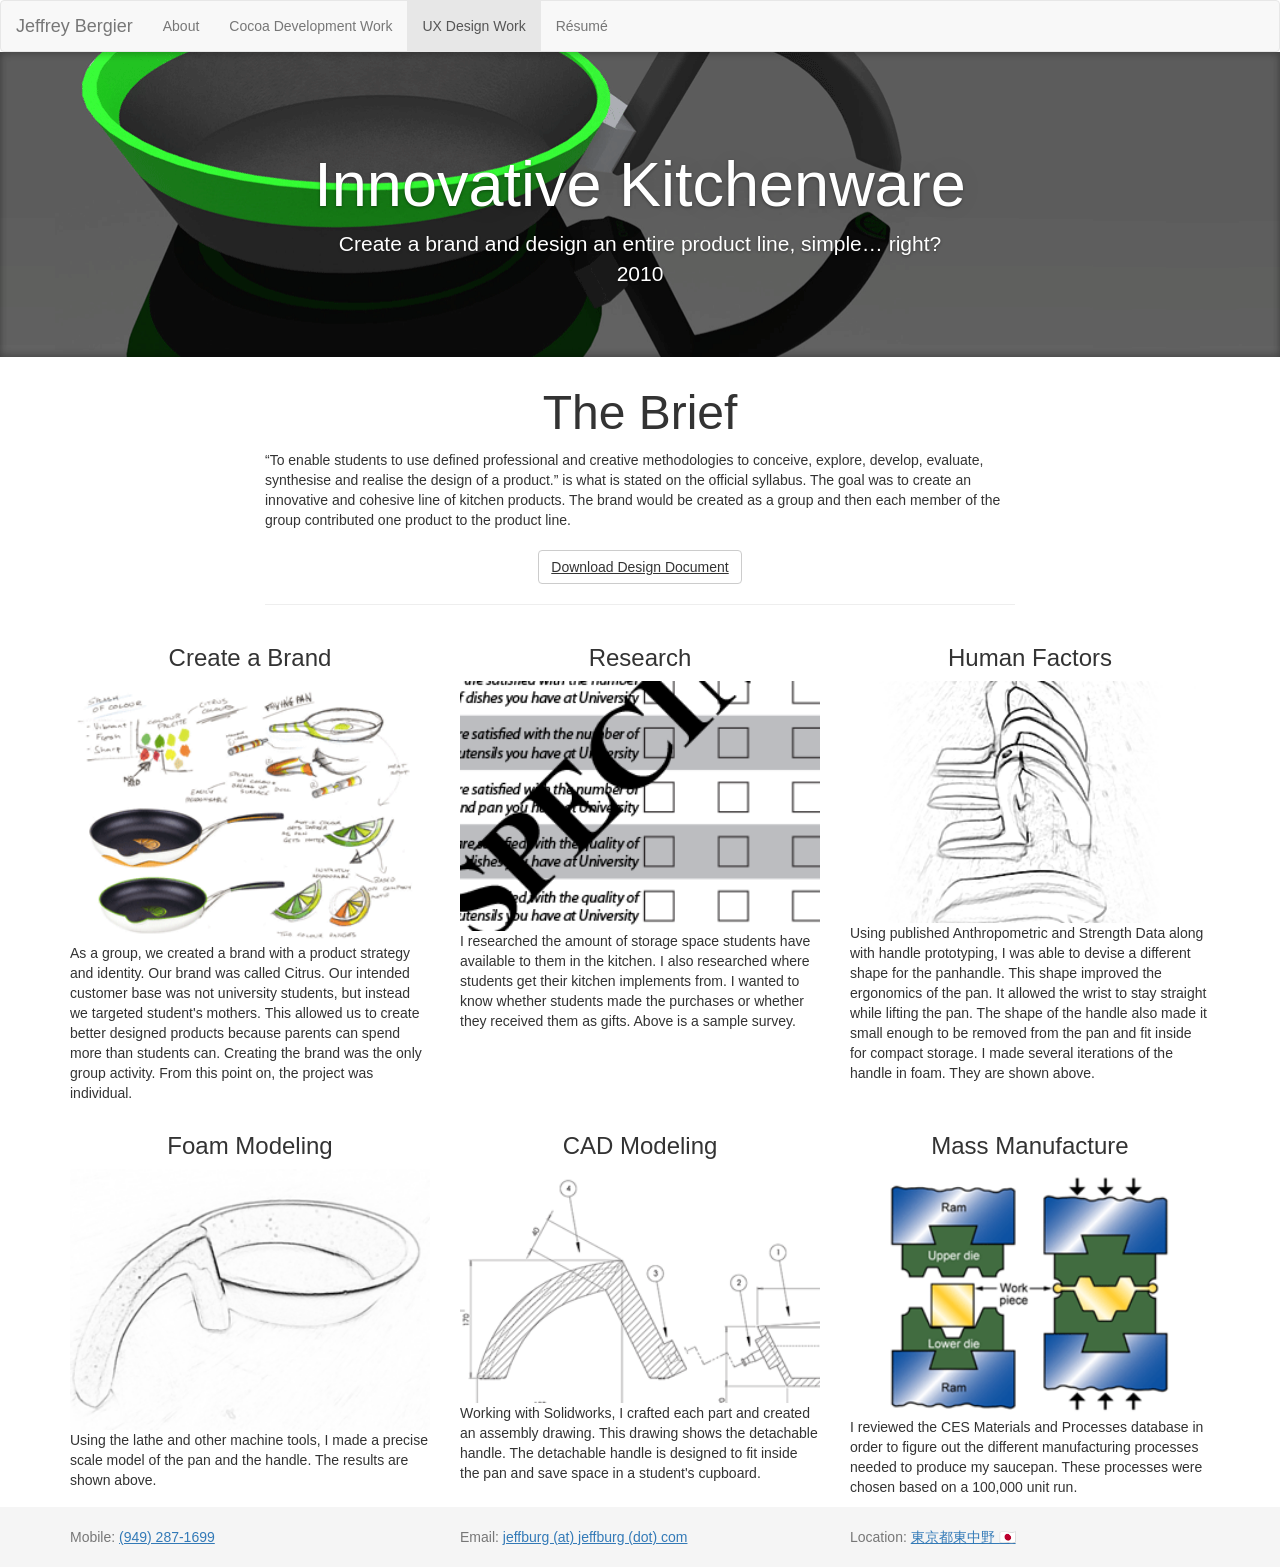
<file: web-root-original/ikb.html>
<!DOCTYPE html>
<html lang="en">
  <head>
    <title>Innovative Kitchenware - Jeffrey Bergier</title>
    <meta charset="utf-8"/>
    <meta name="viewport" content="width=device-width, initial-scale=1.0, user-scalable=no">
    <!-- Bootstrap -->
    <link href="./css/bootstrap.css" rel="stylesheet">
    <link href="./css/custom.css" rel="stylesheet">
    <link href="./css/jquery.fs.boxer.css" rel="stylesheet">

    <!-- HTML5 shim and Respond.js IE8 support of HTML5 elements and media queries -->
    <!--[if lt IE 9]>
      <script src="./js/html5shiv.js"></script>
      <script src="./js/respond.min.js"></script>
    <![endif]-->

    <!-- Start of Woopra Code -->
    <script>
    (function(){
    var t,i,e,n=window,o=document,a=arguments,s="script",r=["config","track","identify","visit","push","call"],c=function(){var t,i=this;for(i._e=[],t=0;r.length>t;t++)(function(t){i[t]=function(){return i._e.push([t].concat(Array.prototype.slice.call(arguments,0))),i}})(r[t])};for(n._w=n._w||{},t=0;a.length>t;t++)n._w[a[t]]=n[a[t]]=n[a[t]]||new c;i=o.createElement(s),i.async=1,i.src="//static.woopra.com/js/w.js",e=o.getElementsByTagName(s)[0],e.parentNode.insertBefore(i,e)
    })("woopra");

    woopra.config({
        domain: 'jeffburg.com',
        idle_timeout: 1800000
    });
    woopra.track();
    </script>
    <!-- End of Woopra Code -->


  </head>
  <body>
    <nav class="navbar navbar-default" role="navigation">
      <!-- Brand and toggle get grouped for better mobile display -->
      <div class="navbar-header">
        <button type="button" class="navbar-toggle" data-toggle="collapse" data-target=".navbar-ex1-collapse">
          <span class="sr-only">Toggle navigation</span>
          <span class="icon-bar"></span>
          <span class="icon-bar"></span>
          <span class="icon-bar"></span>
        </button>
        <a class="navbar-brand" href="index.html">Jeffrey Bergier</a>
      </div>

      <!-- Collect the nav links, forms, and other content for toggling -->
      <div class="collapse navbar-collapse navbar-ex1-collapse">
        <ul class="nav navbar-nav">
            <li><a href="index.html">About</a></li>
            <li><a href="cocoa.html">Cocoa Development Work</a></li>
            <li class="active"><a href="ux.html">UX Design Work</a></li>
            <li><a href="resume.html">R&eacute;sum&eacute;</a></li>
        </ul>
      </div><!-- /.navbar-collapse -->
    </nav>

    <!-- Jumbotron Masthead -->
    <div class="jumbotron ikb">
      <div class="container">
        <h1>Innovative Kitchenware</h1>
        <p>Create a brand and design an entire product line, simple&hellip; right?<br>2010</p>
      </div>
    </div>

    <div class="container">
        <div class="row">
            <div class="col-md-8 col-md-offset-2 col-sm-10 col-sm-offset-1">
                <h1>The Brief</h1>
                <p>&#8220;To enable students to use defined professional and creative methodologies to conceive, explore, develop, evaluate, synthesise and realise the design of a product.&#8221; is what is stated on the official syllabus. The goal was to create an innovative and cohesive line of kitchen products. The brand would be created as a group and then each member of the group contributed one product to the product line.</p>
                <h3><a href="pdassets/ikb-design-document-jbergier.pdf" class="btn btn-default">Download Design Document</a></h3>
                <hr>
            </div>
        </div>
        <div class="row">
            <div class="col-sm-4 col-md-4">
                <h3>Create a Brand</h3>
                <a href="pdassets/ikb-brand-1k.png" class="boxer" rel="penpot"><img src="pdassets/ikb-brand-300.png" class="img-responsive-scale"></a>
                <p>As a group, we created a brand with a product strategy and identity. Our brand was called Citrus. Our intended customer base was not university students, but instead we targeted student's mothers. This allowed us to create better designed products because parents can spend more than students can. Creating the brand was the only group activity. From this point on, the project was individual.</p>
            </div>
            <div class="col-sm-4 col-md-4">
                <h3>Research</h3>
                <a href="pdassets/ikb-research-1k.png" class="boxer" rel="penpot"><img src="pdassets/ikb-research-300.png" class="img-responsive-scale"></a>
                <p>I researched the amount of storage space students have available to them in the kitchen. I also researched where students get their kitchen implements from. I wanted to know whether students made the purchases or whether they received them as gifts. Above is a sample survey.</p>
            </div>
            <div class="col-sm-4 col-md-4">
                <h3>Human Factors</h3>
                <a href="pdassets/ikb-human-1k.png" class="boxer" rel="penpot"><img src="pdassets/ikb-human-300.png" class="img-responsive-scale"></a>
                <p>Using published Anthropometric and Strength Data along with handle prototyping, I was able to devise a different shape for the panhandle. This shape improved the ergonomics of the pan. It allowed the wrist to stay straight while lifting the pan. The shape of the handle also made it small enough to be removed from the pan and fit inside for compact storage. I made several iterations of the handle in foam. They are shown above.</p>
            </div>
        </div>
        <div class="row">
            <div class="col-sm-4 col-md-4">
                <h3>Foam Modeling</h3>
                <a href="pdassets/ikb-foam-1k.png" class="boxer" rel="penpot"><img src="pdassets/ikb-foam-300.png" class="img-responsive-scale"></a>
                <p>Using the lathe and other machine tools, I made a precise scale model of the pan and the handle. The results are shown above.</p>
            </div>
            <div class="col-sm-4 col-md-4">
                <h3>CAD Modeling</h3>
                <a href="pdassets/ikb-cad-1k.png" class="boxer" rel="penpot"><img src="pdassets/ikb-cad-300.png" class="img-responsive-scale"></a>
                <p>Working with Solidworks, I crafted each part and created an assembly drawing. This drawing shows the detachable handle. The detachable handle is designed to fit inside the pan and save space in a student's cupboard.</p>
            </div>
            <div class="col-sm-4 col-md-4">
                <h3>Mass Manufacture</h3>
                <a href="pdassets/ikb-mass-1k.png" class="boxer" rel="penpot"><img src="pdassets/ikb-mass-300.png" class="img-responsive-scale"></a>
                <p>I reviewed the CES Materials and Processes database in order to figure out the different manufacturing processes needed to produce my saucepan. These processes were chosen based on a 100,000 unit run.</p>
            </div>
        </div>
    </div>
    <div id="footer">
      <div class="container">
        <div class="row">
            <div class="col-sm-3 col-md-4">
                <p class="text-muted credit">Mobile: <a href="/phone.php">(949) 287-1699</a></p>
            </div>
            <div class="col-sm-5 col-md-4">
                <p class="text-muted credit">Email: <a href="/email.php"> jeffburg (at) jeffburg (dot) com</a></p>
            </div>
            <div class="col-sm-4 col-md-4">
                <p class="text-muted credit">Location: <a href="https://www.bing.com/maps/embed?v=3&amp;cp=35.7067864~139.6851173&amp;lvl=16&amp;w=640&amp;h=510&amp;sty=r&amp;typ=s&amp;pp=&amp;ps=55&amp;dir=0&amp;mkt=en-us&amp;src=SHELL&amp;form=BMEMJS" class="boxer" data-height="515" data-width="645">東京都東中野 🇯🇵</a></p>
            </div>
        </div>
      </div>
    </div>

    <!-- jQuery (necessary for Bootstrap's JavaScript plugins) -->
    <script src="./js/jquery.js"></script>
    <script src="./js/bootstrap.js"></script>
    <script src="./js/transition.js"></script>
    <script src="./js/collapse.js"></script>
    <script src="./js/jquery.fs.boxer.js"></script>
    <script>
        $(document).ready(function() {
            $(".boxer").boxer();
        });
    </script>

  </body>
</html>
</file>
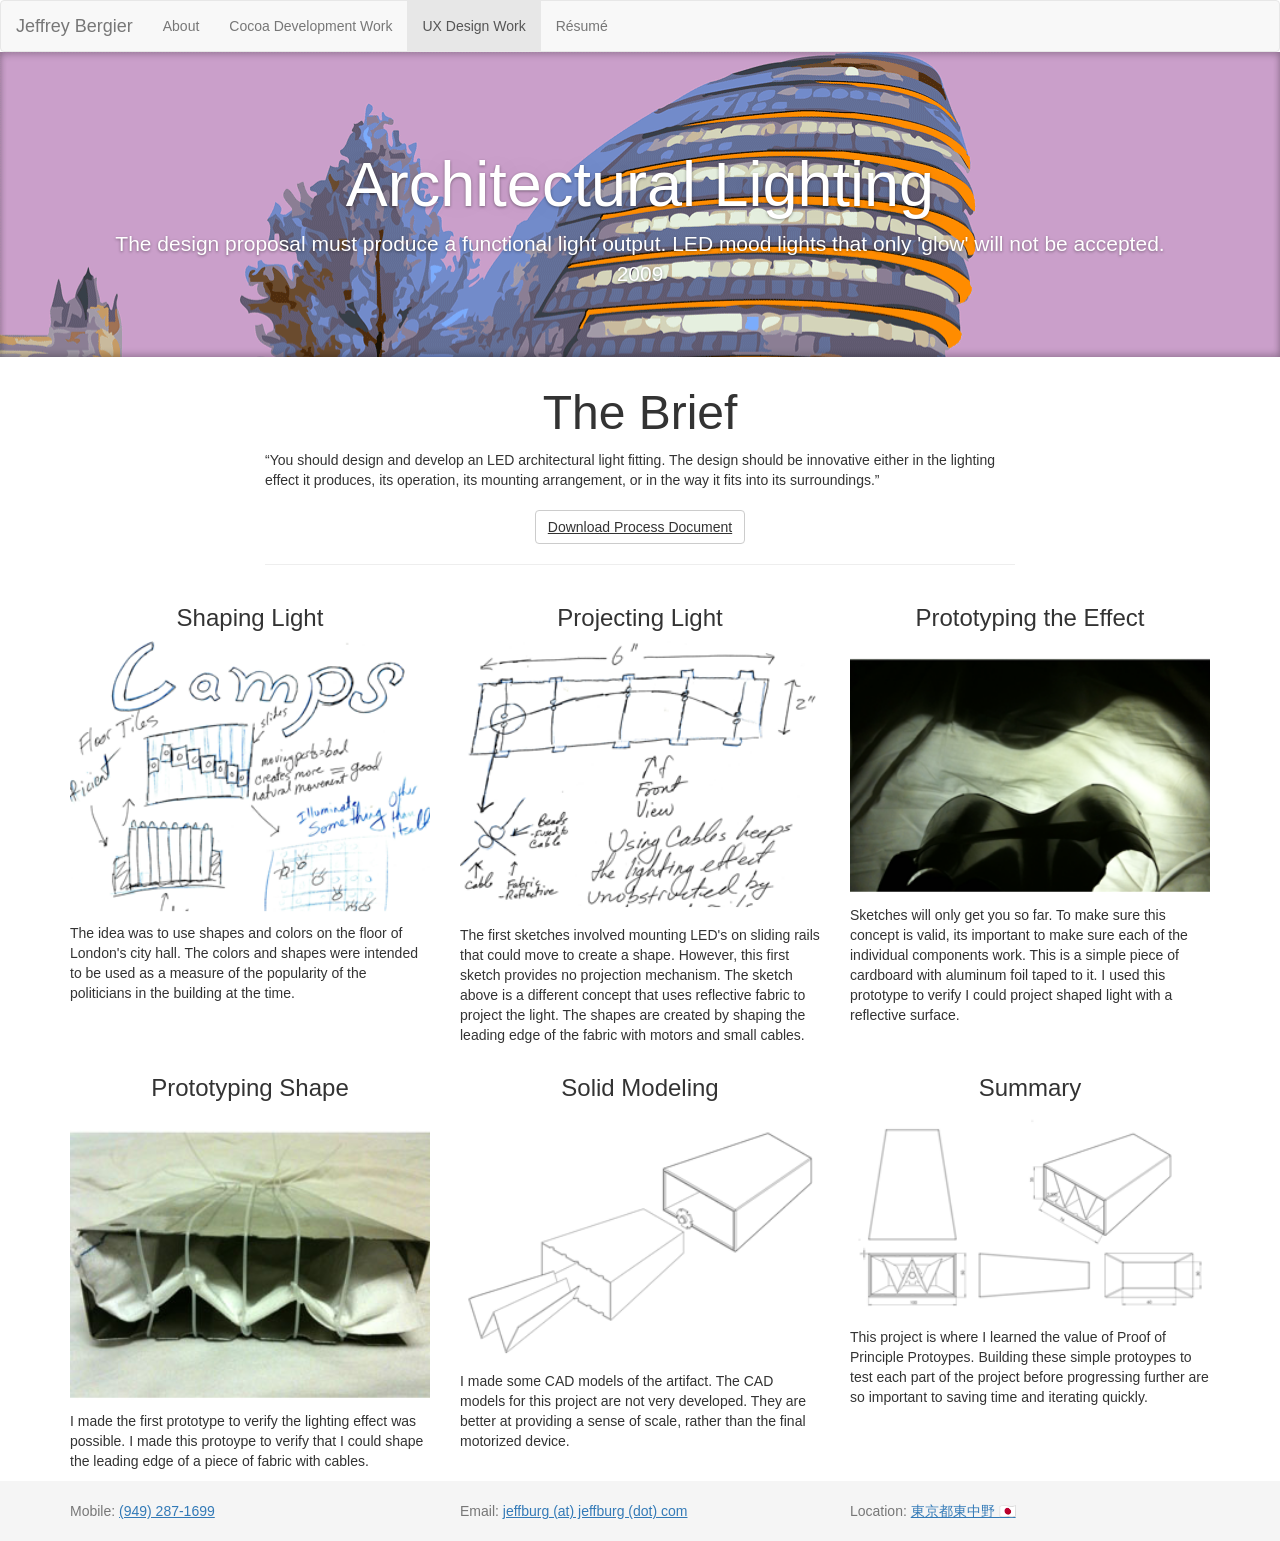
<file: web-root-original/lighting.html>
<!DOCTYPE html>
<html lang="en">
  <head>
    <title>Architectural Lighting - Jeffrey Bergier</title>
    <meta charset="utf-8"/>
    <meta name="viewport" content="width=device-width, initial-scale=1.0, user-scalable=no">
    <!-- Bootstrap -->
    <link href="./css/bootstrap.css" rel="stylesheet">
    <link href="./css/custom.css" rel="stylesheet">
    <link href="./css/jquery.fs.boxer.css" rel="stylesheet">

    <!-- HTML5 shim and Respond.js IE8 support of HTML5 elements and media queries -->
    <!--[if lt IE 9]>
      <script src="./js/html5shiv.js"></script>
      <script src="./js/respond.min.js"></script>
    <![endif]-->

    <!-- Start of Woopra Code -->
    <script>
    (function(){
    var t,i,e,n=window,o=document,a=arguments,s="script",r=["config","track","identify","visit","push","call"],c=function(){var t,i=this;for(i._e=[],t=0;r.length>t;t++)(function(t){i[t]=function(){return i._e.push([t].concat(Array.prototype.slice.call(arguments,0))),i}})(r[t])};for(n._w=n._w||{},t=0;a.length>t;t++)n._w[a[t]]=n[a[t]]=n[a[t]]||new c;i=o.createElement(s),i.async=1,i.src="//static.woopra.com/js/w.js",e=o.getElementsByTagName(s)[0],e.parentNode.insertBefore(i,e)
    })("woopra");

    woopra.config({
        domain: 'jeffburg.com',
        idle_timeout: 1800000
    });
    woopra.track();
    </script>
    <!-- End of Woopra Code -->


  </head>
  <body>
    <nav class="navbar navbar-default" role="navigation">
      <!-- Brand and toggle get grouped for better mobile display -->
      <div class="navbar-header">
        <button type="button" class="navbar-toggle" data-toggle="collapse" data-target=".navbar-ex1-collapse">
          <span class="sr-only">Toggle navigation</span>
          <span class="icon-bar"></span>
          <span class="icon-bar"></span>
          <span class="icon-bar"></span>
        </button>
        <a class="navbar-brand" href="index.html">Jeffrey Bergier</a>
      </div>

      <!-- Collect the nav links, forms, and other content for toggling -->
      <div class="collapse navbar-collapse navbar-ex1-collapse">
        <ul class="nav navbar-nav">
            <li><a href="index.html">About</a></li>
            <li><a href="cocoa.html">Cocoa Development Work</a></li>
            <li class="active"><a href="ux.html">UX Design Work</a></li>
            <li><a href="resume.html">R&eacute;sum&eacute;</a></li>
        </ul>
      </div><!-- /.navbar-collapse -->
    </nav>

    <!-- Jumbotron Masthead -->
    <div class="jumbotron lighting">
      <div class="container">
        <h1>Architectural Lighting</h1>
        <p>The design proposal must produce a functional light output. LED mood lights that only 'glow' will not be accepted.<br>2009</p>
      </div>
    </div>

    <div class="container">
        <div class="row">
            <div class="col-md-8 col-md-offset-2 col-sm-10 col-sm-offset-1">
                <h1>The Brief</h1>
                <p>&#8220;You should design and develop an LED architectural light fitting. The design should be innovative either in the lighting effect it produces, its operation, its mounting arrangement, or in the way it fits into its surroundings.&#8221;</p>
                <h3><p><a href="pdassets/lighting-process-document-jbergier.pdf" class="btn btn-default">Download Process Document</a></p></h3>
                <hr>
            </div>
        </div>
        <div class="row">
            <div class="col-sm-4 col-md-4">
                <h3>Shaping Light</h3>
                <a href="pdassets/lighting-01-1k.jpg" class="boxer" rel="penpot"><img src="pdassets/lighting-01-300.png" class="img-responsive-scale"></a>
                <p>The idea was to use shapes and colors on the floor of London's city hall. The colors and shapes were intended to be used as a measure of the popularity of the politicians in the building at the time.</p>
            </div>
            <div class="col-sm-4 col-md-4">
                <h3>Projecting Light</h3>
                <a href="pdassets/lighting-02-1k.jpg" class="boxer" rel="penpot"><img src="pdassets/lighting-02-300.png" class="img-responsive-scale"></a>
                <p>The first sketches involved mounting LED's on sliding rails that could move to create a shape. However, this first sketch provides no projection mechanism. The sketch above is a different concept that uses reflective fabric to project the light. The shapes are created by shaping the leading edge of the fabric with motors and small cables.</p>
            </div>
            <div class="col-sm-4 col-md-4">
                <h3>Prototyping the Effect</h3>
                <a href="pdassets/lighting-03-1k.jpg" class="boxer" rel="penpot"><img src="pdassets/lighting-03-300.png" class="img-responsive-scale"></a>
                <p>Sketches will only get you so far. To make sure this concept is valid, its important to make sure each of the individual components work. This is a simple piece of cardboard with aluminum foil taped to it. I used this prototype to verify I could project shaped light with a reflective surface.</p>
            </div>
        </div>
        <div class="row">
            <div class="col-sm-4 col-md-4">
                <h3>Prototyping Shape</h3>
                <a href="pdassets/lighting-04-1k.jpg" class="boxer" rel="penpot"><img src="pdassets/lighting-04-300.jpg" class="img-responsive-scale"></a>
                <p>I made the first prototype to verify the lighting effect was possible. I made this protoype to verify that I could shape the leading edge of a piece of fabric with cables.</p>
            </div>
            <div class="col-sm-4 col-md-4">
                <h3>Solid Modeling</h3>
                <a href="pdassets/lighting-05-1k.png" class="boxer" rel="penpot"><img src="pdassets/lighting-05-300.png" class="img-responsive-scale"></a>
                <p>I made some CAD models of the artifact. The CAD models for this project are not very developed. They are better at providing a sense of scale, rather than the final motorized device.</p>
            </div>
            <div class="col-sm-4 col-md-4">
                <h3>Summary</h3>
                <a href="pdassets/lighting-06-1k.png" class="boxer" rel="penpot"><img src="pdassets/lighting-06-300.png" class="img-responsive-scale"></a>
                <p>This project is where I learned the value of Proof of Principle Protoypes. Building these simple protoypes to test each part of the project before progressing further are so important to saving time and iterating quickly.</p>
            </div>
        </div>
    </div>
    <div id="footer">
      <div class="container">
        <div class="row">
            <div class="col-sm-3 col-md-4">
                <p class="text-muted credit">Mobile: <a href="/phone.php">(949) 287-1699</a></p>
            </div>
            <div class="col-sm-5 col-md-4">
                <p class="text-muted credit">Email: <a href="/email.php"> jeffburg (at) jeffburg (dot) com</a></p>
            </div>
            <div class="col-sm-4 col-md-4">
                <p class="text-muted credit">Location: <a href="https://www.bing.com/maps/embed?v=3&amp;cp=35.7067864~139.6851173&amp;lvl=16&amp;w=640&amp;h=510&amp;sty=r&amp;typ=s&amp;pp=&amp;ps=55&amp;dir=0&amp;mkt=en-us&amp;src=SHELL&amp;form=BMEMJS" class="boxer" data-height="515" data-width="645">東京都東中野 🇯🇵</a></p>
            </div>
        </div>
      </div>
    </div>

    <!-- jQuery (necessary for Bootstrap's JavaScript plugins) -->
    <script src="./js/jquery.js"></script>
    <script src="./js/bootstrap.js"></script>
    <script src="./js/transition.js"></script>
    <script src="./js/collapse.js"></script>
    <script src="./js/jquery.fs.boxer.js"></script>
    <script>
        $(document).ready(function() {
            $(".boxer").boxer();
        });
    </script>

  </body>
</html>
</file>
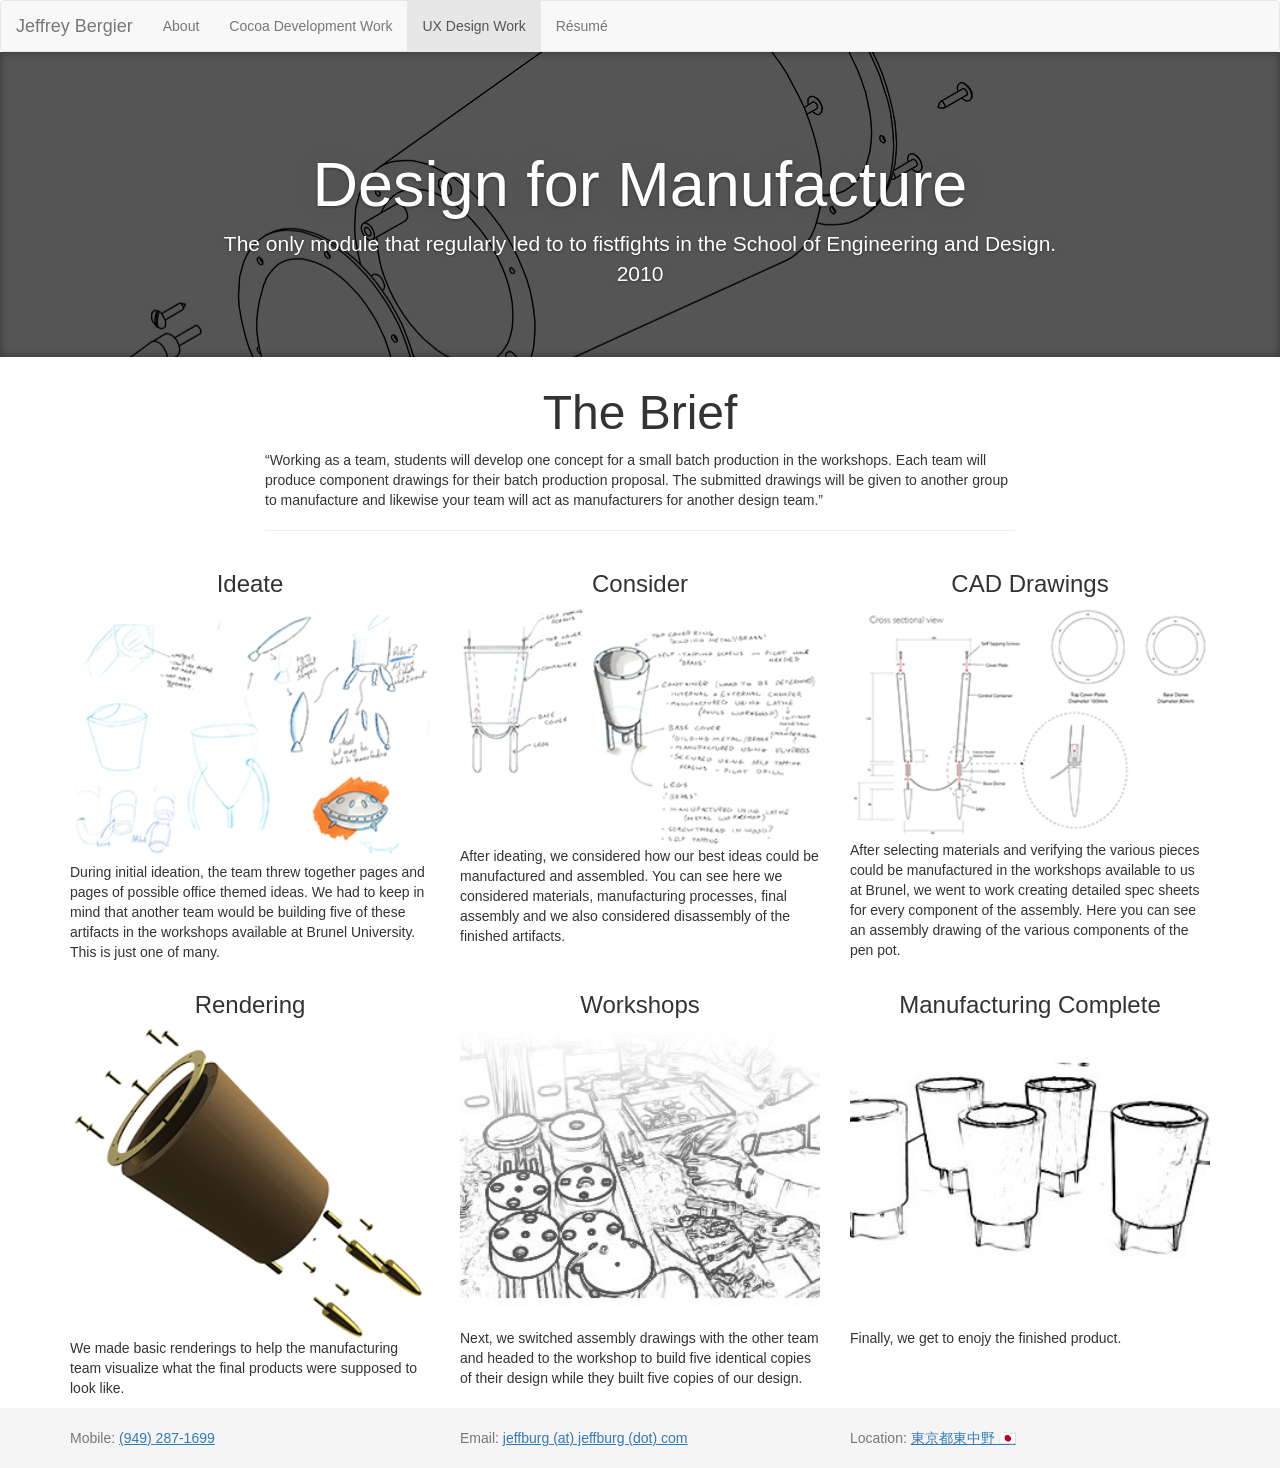
<file: web-root-original/penpot.html>
<!DOCTYPE html>
<html lang="en">
  <head>
    <title>Design for Manufacture - Jeffrey Bergier</title>
    <meta charset="utf-8"/>
    <meta name="viewport" content="width=device-width, initial-scale=1.0, user-scalable=no">
    <!-- Bootstrap -->
    <link href="./css/bootstrap.css" rel="stylesheet">
    <link href="./css/custom.css" rel="stylesheet">
    <link href="./css/jquery.fs.boxer.css" rel="stylesheet">

    <!-- HTML5 shim and Respond.js IE8 support of HTML5 elements and media queries -->
    <!--[if lt IE 9]>
      <script src="./js/html5shiv.js"></script>
      <script src="./js/respond.min.js"></script>
    <![endif]-->

    <!-- Start of Woopra Code -->
    <script>
    (function(){
    var t,i,e,n=window,o=document,a=arguments,s="script",r=["config","track","identify","visit","push","call"],c=function(){var t,i=this;for(i._e=[],t=0;r.length>t;t++)(function(t){i[t]=function(){return i._e.push([t].concat(Array.prototype.slice.call(arguments,0))),i}})(r[t])};for(n._w=n._w||{},t=0;a.length>t;t++)n._w[a[t]]=n[a[t]]=n[a[t]]||new c;i=o.createElement(s),i.async=1,i.src="//static.woopra.com/js/w.js",e=o.getElementsByTagName(s)[0],e.parentNode.insertBefore(i,e)
    })("woopra");

    woopra.config({
        domain: 'jeffburg.com',
        idle_timeout: 1800000
    });
    woopra.track();
    </script>
    <!-- End of Woopra Code -->


  </head>
  <body>
    <nav class="navbar navbar-default" role="navigation">
      <!-- Brand and toggle get grouped for better mobile display -->
      <div class="navbar-header">
        <button type="button" class="navbar-toggle" data-toggle="collapse" data-target=".navbar-ex1-collapse">
          <span class="sr-only">Toggle navigation</span>
          <span class="icon-bar"></span>
          <span class="icon-bar"></span>
          <span class="icon-bar"></span>
        </button>
        <a class="navbar-brand" href="index.html">Jeffrey Bergier</a>
      </div>

      <!-- Collect the nav links, forms, and other content for toggling -->
      <div class="collapse navbar-collapse navbar-ex1-collapse">
        <ul class="nav navbar-nav">
            <li><a href="index.html">About</a></li>
            <li><a href="cocoa.html">Cocoa Development Work</a></li>
            <li class="active"><a href="ux.html">UX Design Work</a></li>
            <li><a href="resume.html">R&eacute;sum&eacute;</a></li>
        </ul>
      </div><!-- /.navbar-collapse -->
    </nav>

    <!-- Jumbotron Masthead -->
    <div class="jumbotron penpot">
      <div class="container">
        <h1>Design for Manufacture</h1>
        <p>The only module that regularly led to to fistfights in the School of Engineering and Design.<br>2010</p>
      </div>
    </div>

    <div class="container">
        <div class="row">
            <div class="col-md-8 col-md-offset-2 col-sm-10 col-sm-offset-1">
                <h1>The Brief</h1>
                <p>&#8220;Working as a team, students will develop one concept for a small batch production in the workshops. Each team will produce component drawings for their batch production proposal. The submitted drawings will be given to another group to manufacture and likewise your team will act as manufacturers for another design team.&#8221;</p>
                <hr>
            </div>
        </div>
        <div class="row">
            <div class="col-sm-4 col-md-4">
                <h3>Ideate</h3>
                <a href="pdassets/penpot-sketches-1k.png" class="boxer" rel="penpot"><img src="pdassets/penpot-sketches-300.png" class="img-responsive-scale"></a>
                <p>During initial ideation, the team threw together pages and pages of possible office themed ideas. We had to keep in mind that another team would be building five of these artifacts in the workshops available at Brunel University. This is just one of many.</p>
            </div>
            <div class="col-sm-4 col-md-4">
                <h3>Consider</h3>
                <a href="pdassets/penpot-consider-1k.png" class="boxer" rel="penpot"><img src="pdassets/penpot-consider-300.png" class="img-responsive-scale"></a>
                <p>After ideating, we considered how our best ideas could be manufactured and assembled. You can see here we considered materials, manufacturing processes, final assembly and we also considered disassembly of the finished artifacts.</p>
            </div>
            <div class="col-sm-4 col-md-4">
                <h3>CAD Drawings</h3>
                <a href="pdassets/penpot-cad-1k.png" class="boxer" rel="penpot"><img src="pdassets/penpot-cad-300.png" class="img-responsive-scale"></a>
                <p>After selecting materials and verifying the various pieces could be manufactured in the workshops available to us at Brunel, we went to work creating detailed spec sheets for every component of the assembly. Here you can see an assembly drawing of the various components of the pen pot.</p>
            </div>
        </div>
        <div class="row">
            <div class="col-sm-4 col-md-4">
                <h3>Rendering</h3>
                <a href="pdassets/penpot-render-1k.png" class="boxer" rel="penpot"><img src="pdassets/penpot-render-300.png" class="img-responsive-scale"></a>
                <p>We made basic renderings to help the manufacturing team visualize what the final products were supposed to look like.</p>
            </div>
            <div class="col-sm-4 col-md-4">
                <h3>Workshops</h3>
                <a href="pdassets/penpot-workshops-1k.jpg" class="boxer" rel="penpot"><img src="pdassets/penpot-workshops-300.jpg" class="img-responsive-scale"></a>
                <p>Next, we switched assembly drawings with the other team and headed to the workshop to build five identical copies of their design while they built five copies of our design.</p>
            </div>
            <div class="col-sm-4 col-md-4">
                <h3>Manufacturing Complete</h3>
                <a href="pdassets/penpot-finished-1k.jpg" class="boxer" rel="penpot"><img src="pdassets/penpot-finished-300.jpg" class="img-responsive-scale"></a>
                <p>Finally, we get to enojy the finished product.</p>
            </div>
        </div>
    </div>
    <div id="footer">
      <div class="container">
        <div class="row">
            <div class="col-sm-3 col-md-4">
                <p class="text-muted credit">Mobile: <a href="/phone.php">(949) 287-1699</a></p>
            </div>
            <div class="col-sm-5 col-md-4">
                <p class="text-muted credit">Email: <a href="/email.php"> jeffburg (at) jeffburg (dot) com</a></p>
            </div>
            <div class="col-sm-4 col-md-4">
                <p class="text-muted credit">Location: <a href="https://www.bing.com/maps/embed?v=3&amp;cp=35.7067864~139.6851173&amp;lvl=16&amp;w=640&amp;h=510&amp;sty=r&amp;typ=s&amp;pp=&amp;ps=55&amp;dir=0&amp;mkt=en-us&amp;src=SHELL&amp;form=BMEMJS" class="boxer" data-height="515" data-width="645">東京都東中野 🇯🇵</a></p>
            </div>
        </div>
      </div>
    </div>

    <!-- jQuery (necessary for Bootstrap's JavaScript plugins) -->
    <script src="./js/jquery.js"></script>
    <script src="./js/bootstrap.js"></script>
    <script src="./js/transition.js"></script>
    <script src="./js/collapse.js"></script>
    <script src="./js/jquery.fs.boxer.js"></script>
    <script>
        $(document).ready(function() {
            $(".boxer").boxer();
        });
    </script>

  </body>
</html>
</file>
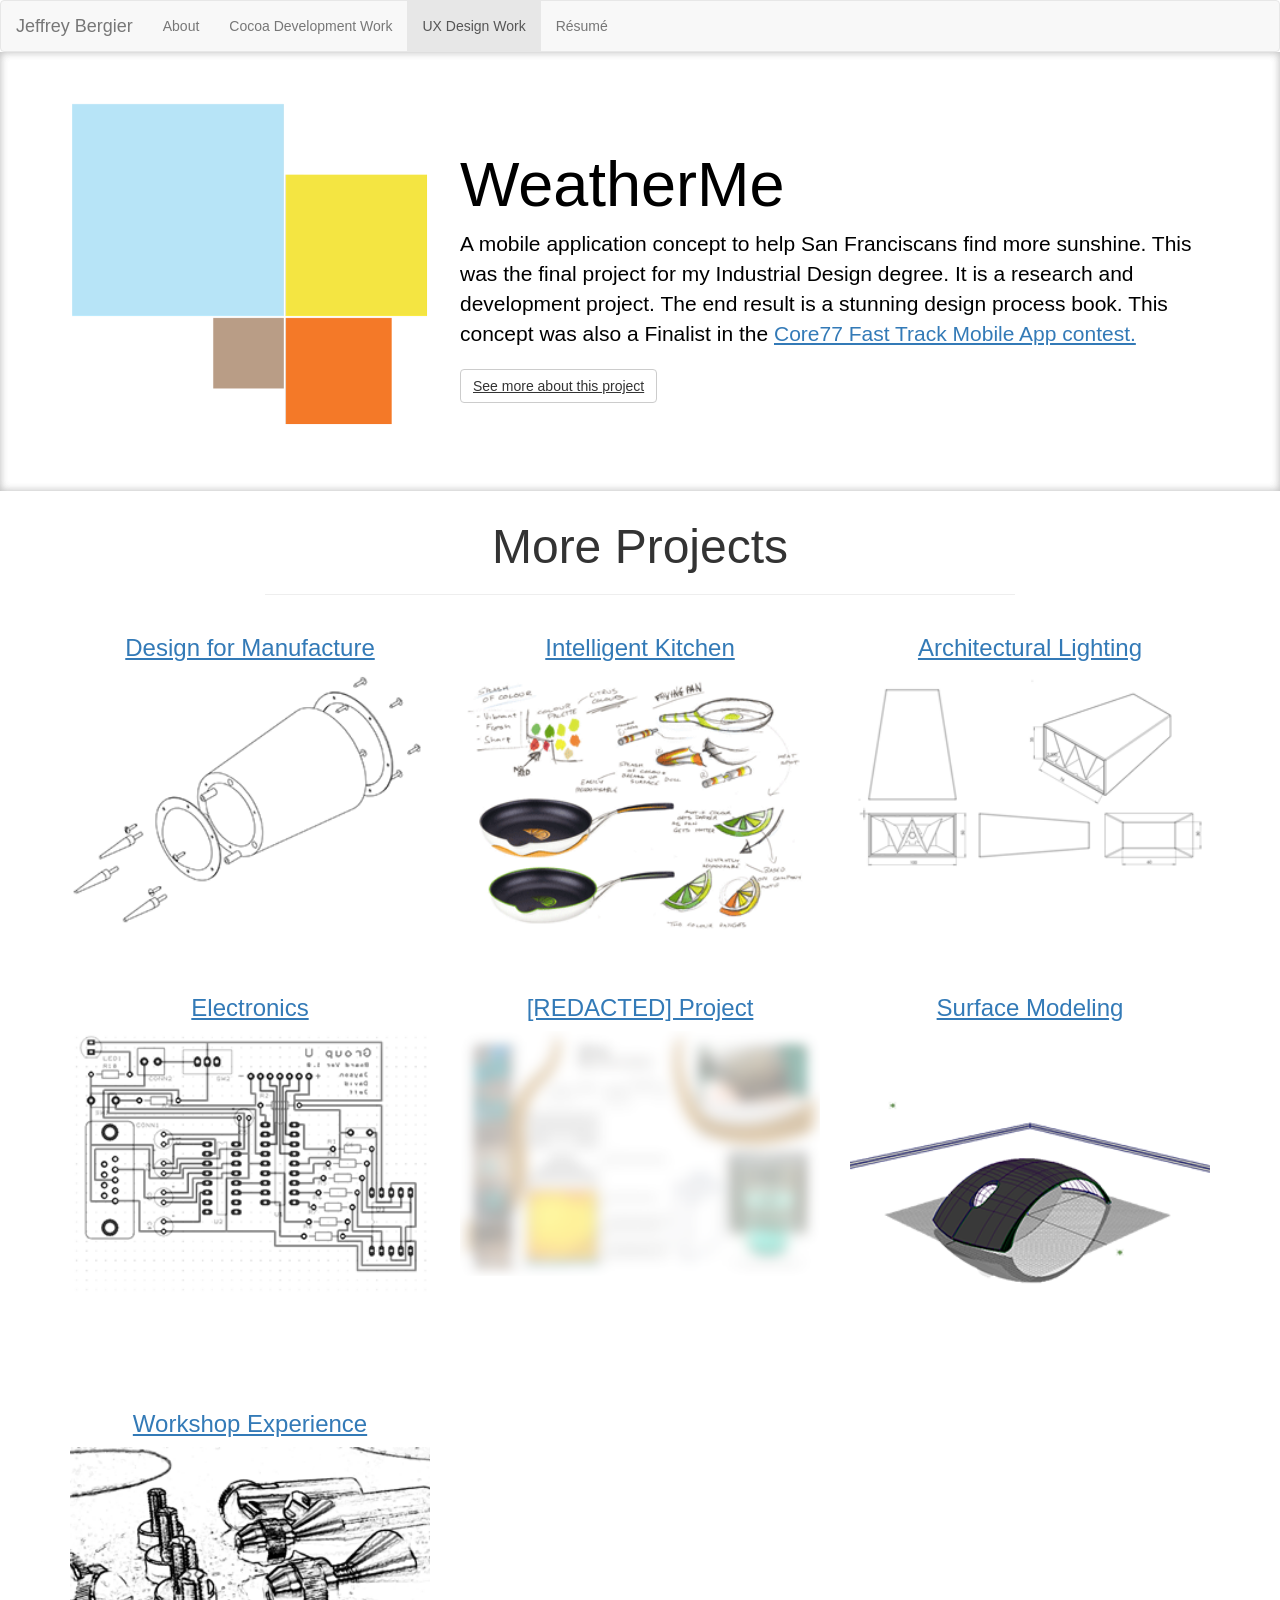
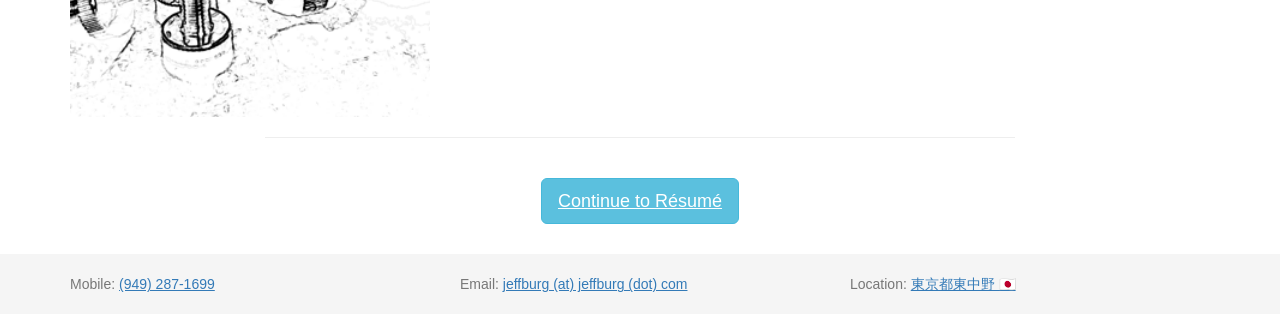
<file: web-root-original/productdesign.html>
<!DOCTYPE html>
<html lang="en">
  <head>
    <title>Student Projects - Jeffrey Bergier</title>
    <meta charset="utf-8"/>
    <meta name="viewport" content="width=device-width, initial-scale=1.0, user-scalable=no">
    <!-- Bootstrap -->
    <link href="./css/bootstrap.css" rel="stylesheet">
    <link href="./css/custom.css" rel="stylesheet">
    <link href="./css/jquery.fs.boxer.css" rel="stylesheet">

    <!-- HTML5 shim and Respond.js IE8 support of HTML5 elements and media queries -->
    <!--[if lt IE 9]>
      <script src="./js/html5shiv.js"></script>
      <script src="./js/respond.min.js"></script>
    <![endif]-->

    <!-- Start of Woopra Code -->
    <script>
    (function(){
    var t,i,e,n=window,o=document,a=arguments,s="script",r=["config","track","identify","visit","push","call"],c=function(){var t,i=this;for(i._e=[],t=0;r.length>t;t++)(function(t){i[t]=function(){return i._e.push([t].concat(Array.prototype.slice.call(arguments,0))),i}})(r[t])};for(n._w=n._w||{},t=0;a.length>t;t++)n._w[a[t]]=n[a[t]]=n[a[t]]||new c;i=o.createElement(s),i.async=1,i.src="//static.woopra.com/js/w.js",e=o.getElementsByTagName(s)[0],e.parentNode.insertBefore(i,e)
    })("woopra");

    woopra.config({
        domain: 'jeffburg.com',
        idle_timeout: 1800000
    });
    woopra.track();
    </script>
    <!-- End of Woopra Code -->


  </head>
  <body>
    <nav class="navbar navbar-default" role="navigation">
      <!-- Brand and toggle get grouped for better mobile display -->
      <div class="navbar-header">
        <button type="button" class="navbar-toggle" data-toggle="collapse" data-target=".navbar-ex1-collapse">
          <span class="sr-only">Toggle navigation</span>
          <span class="icon-bar"></span>
          <span class="icon-bar"></span>
          <span class="icon-bar"></span>
        </button>
        <a class="navbar-brand" href="index.html">Jeffrey Bergier</a>
      </div>

      <!-- Collect the nav links, forms, and other content for toggling -->
      <div class="collapse navbar-collapse navbar-ex1-collapse">
        <ul class="nav navbar-nav">
            <li><a href="index.html">About</a></li>
            <li><a href="cocoa.html">Cocoa Development Work</a></li>
            <li class="active"><a href="ux.html">UX Design Work</a></li>
            <li><a href="resume.html">R&eacute;sum&eacute;</a></li>
        </ul>
      </div><!-- /.navbar-collapse -->
    </nav>

    <!-- Jumbotron Masthead -->
    <div class="jumbotron white">
      <div class="container">
        <div class="row">
            <div class="col-xs-12 col-sm-10 col-md-4">
                <img src="pdassets/weather-06-1k.png" class="img-responsive-scale">
            </div>
            <div class="col-xs-12 col-sm-11 col-md-8">
                <h1 class="left">WeatherMe</h1>
                <p class="left">A mobile application concept to help San Franciscans find more sunshine. This was the final project for my Industrial Design degree. It is a research and development project. The end result is a stunning design process book. This concept was also a Finalist in the <a href="http://fasttrackapp.core77.com" target="_blank">Core77 Fast Track Mobile App contest.</a></p>
                <p class="left"><a href="weather.html" class="btn btn-default">See more about this project</a></p>
            </div>
        </div>
      </div>
    </div>

    <div class="container">
        <div class="row">
            <div class="col-md-8 col-md-offset-2 col-sm-10 col-sm-offset-1">
                <h1>More Projects</h1>
                <hr>
            </div>
        </div>
        <div class="row">
            <div class="col-sm-6 col-md-4">
                <a href="penpot.html"><h3>Design for Manufacture</h3>
                <img src="pdassets/penpot-300.png" class="img-responsive-scale"></a>
            </div>
            <div class="col-sm-6 col-md-4">
                <a href="ikb.html"><h3>Intelligent Kitchen</h3>
                <img src="pdassets/ikb-brand-300.png" class="img-responsive-scale"></a>
            </div>
            <div class="clearfix visible-sm"></div>
            <div class="col-sm-6 col-md-4">
                <a href="lighting.html"><h3>Architectural Lighting</h3>
                <img src="pdassets/lighting-06-300.png" class="img-responsive-scale"></a>
            </div>
            <div class="clearfix visible-md visible-lg"></div>
            <div class="col-sm-6 col-md-4">
                <a href="electronics.html"><h3>Electronics</h3>
                <img src="pdassets/electronics-01-300.png" class="img-responsive-scale"></a>
            </div>
            <div class="clearfix visible-sm"></div>
            <div class="col-sm-6 col-md-4">
                <a href="redacted.html"><h3>&#91;REDACTED&#93; Project</h3>
                <img src="pdassets/redacted-01-300.png" class="img-responsive-scale"></a>
            </div>
            <div class="col-sm-6 col-md-4">
                <a href="surface.html"><h3>Surface Modeling</h3>
                <img src="pdassets/mouse-300.png" class="img-responsive-scale"></a>
            </div>
            <div class="clearfix visible-sm visible-md visible-lg"></div>
            <div class="col-sm-6 col-md-4">
                <a href="workshop.html"><h3>Workshop Experience</h3>
                <img src="pdassets/workshop-tea3-300.png" class="img-responsive-scale"></a>
            </div>
        </div>
        <div class="row">
            <div class="col-md-8 col-md-offset-2 col-sm-10 col-sm-offset-1">
                <hr>
            </div>
        </div>
        <div class="row">
            <div class="col-md-12">
                <h3><a href="resume.html" class="btn btn-info btn-lg">Continue to R&eacute;sum&eacute;</a></h3><br>
            </div>
        </div>
    </div>
    <div id="footer">
      <div class="container">
        <div class="row">
            <div class="col-sm-3 col-md-4">
                <p class="text-muted credit">Mobile: <a href="/phone.php">(949) 287-1699</a></p>
            </div>
            <div class="col-sm-5 col-md-4">
                <p class="text-muted credit">Email: <a href="/email.php"> jeffburg (at) jeffburg (dot) com</a></p>
            </div>
            <div class="col-sm-4 col-md-4">
                <p class="text-muted credit">Location: <a href="https://www.bing.com/maps/embed?v=3&amp;cp=35.7067864~139.6851173&amp;lvl=16&amp;w=640&amp;h=510&amp;sty=r&amp;typ=s&amp;pp=&amp;ps=55&amp;dir=0&amp;mkt=en-us&amp;src=SHELL&amp;form=BMEMJS" class="boxer" data-height="515" data-width="645">東京都東中野 🇯🇵</a></p>
            </div>
        </div>
      </div>
    </div>

    <!-- jQuery (necessary for Bootstrap's JavaScript plugins) -->
    <script src="./js/jquery.js"></script>
    <script src="./js/bootstrap.js"></script>
    <script src="./js/transition.js"></script>
    <script src="./js/collapse.js"></script>
    <script src="./js/jquery.fs.boxer.js"></script>
    <script>
        $(document).ready(function() {
            $(".boxer").boxer();
        });
    </script>

  </body>
</html>
</file>
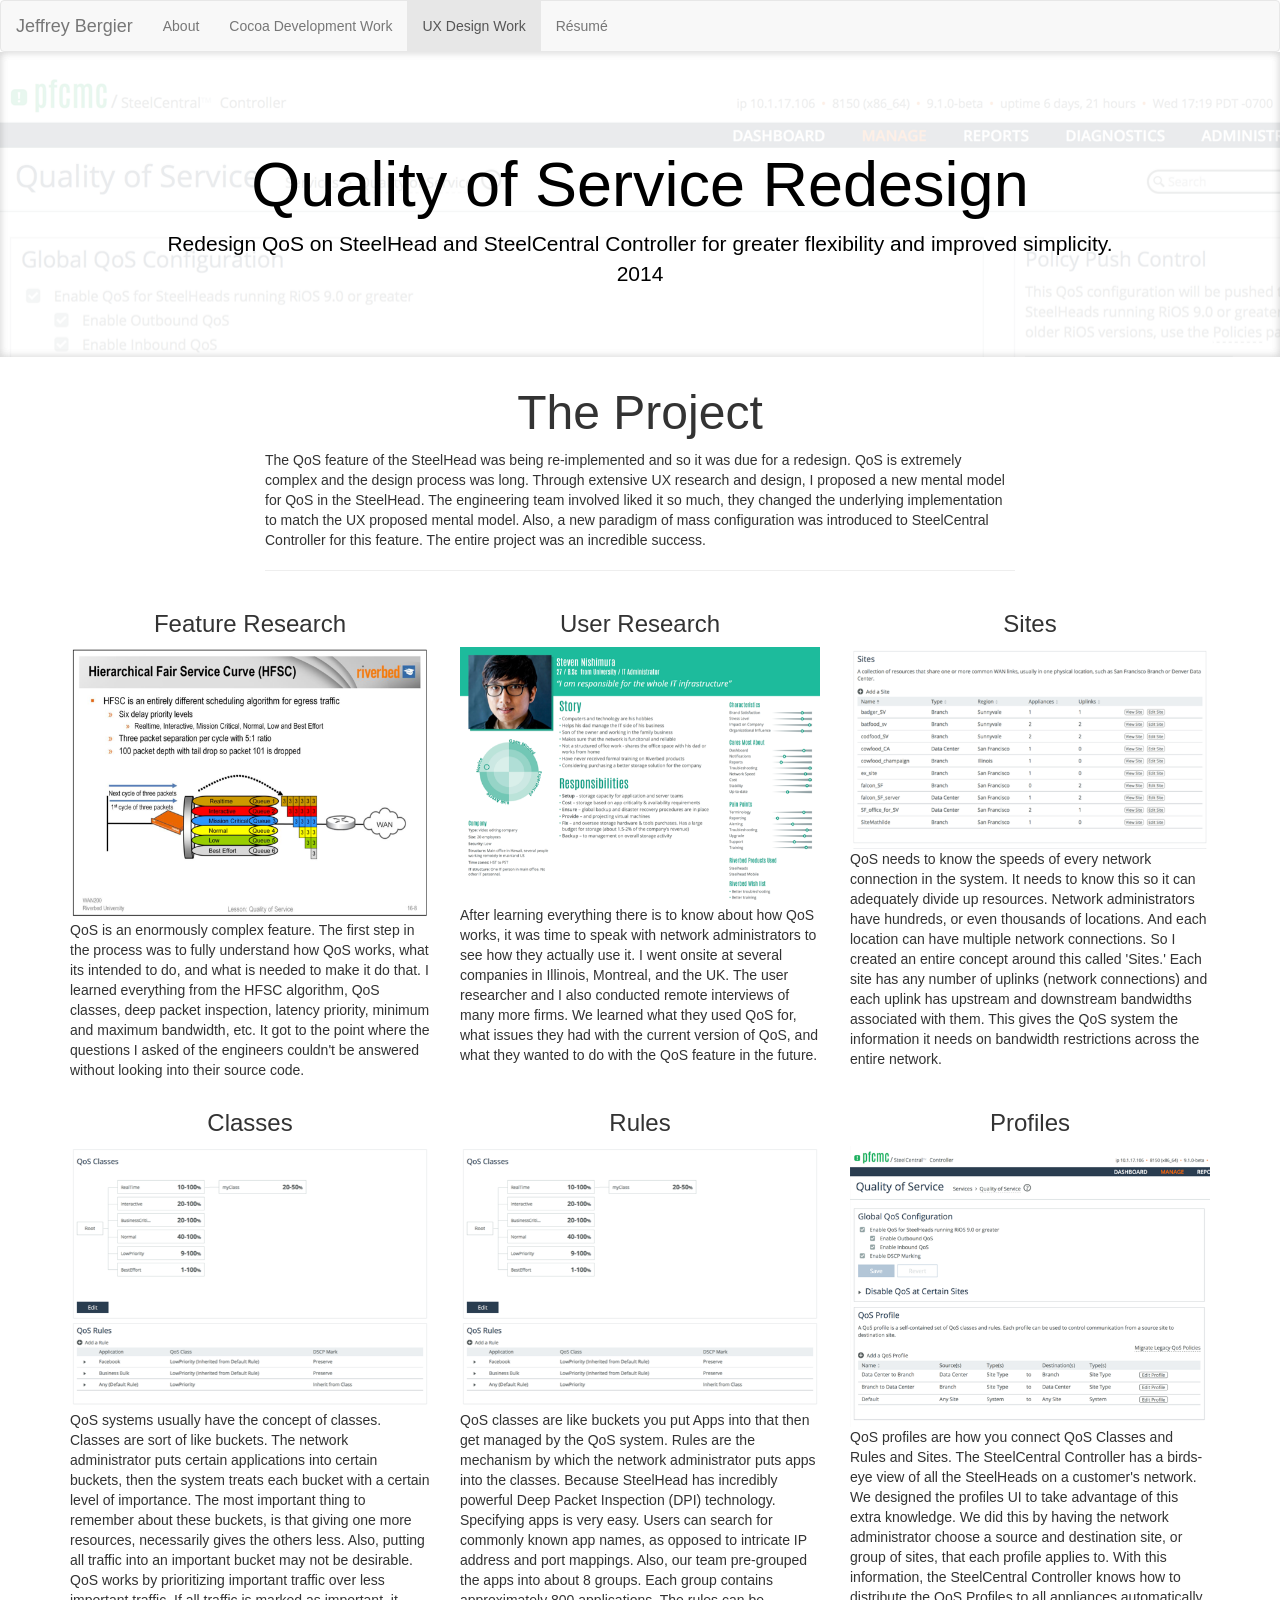
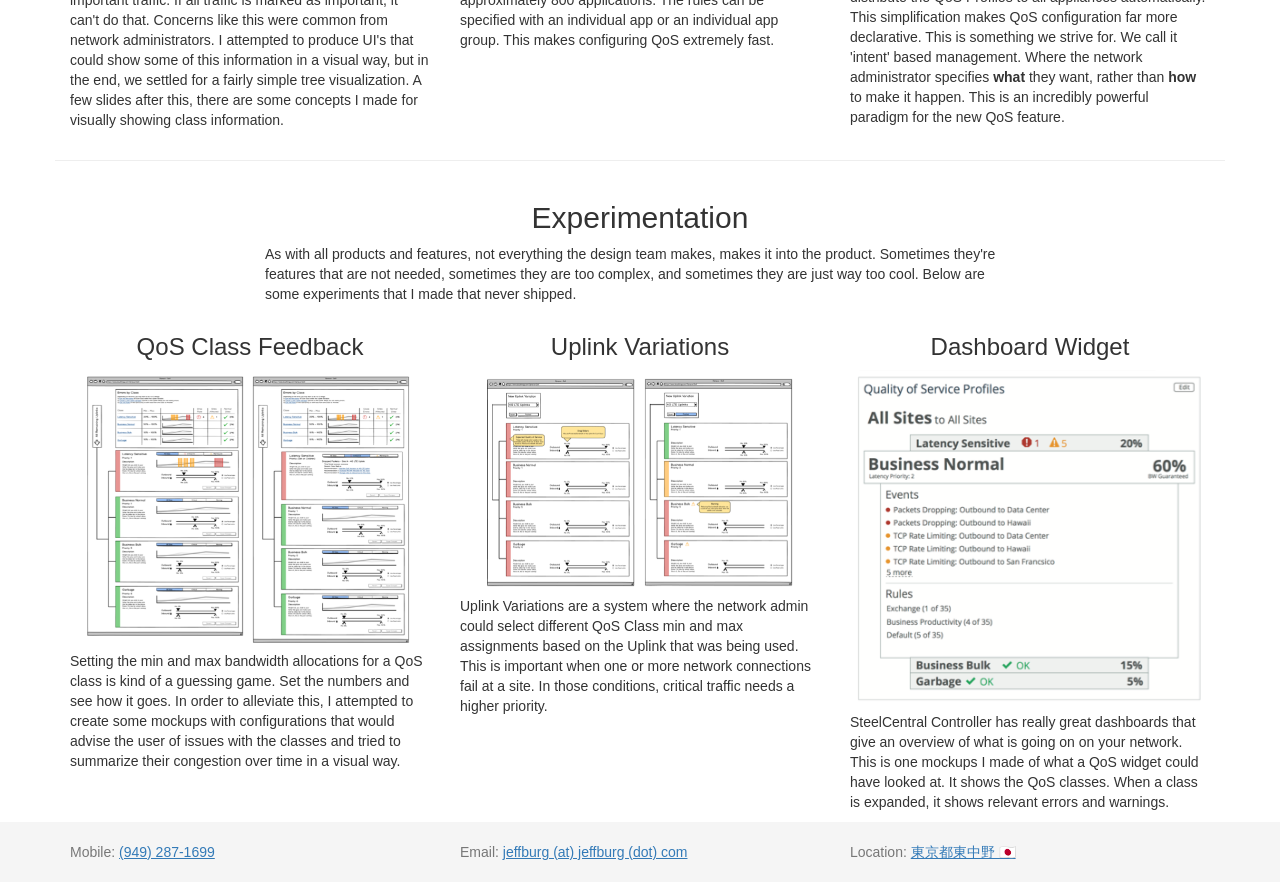
<file: web-root-original/qos.html>
<!DOCTYPE html>
<html lang="en">
  <head>
    <title>QoS Redesign - Jeffrey Bergier</title>
    <meta charset="utf-8"/>
    <meta name="viewport" content="width=device-width, initial-scale=1.0, user-scalable=no">
    <!-- Bootstrap -->
    <link href="./css/bootstrap.css" rel="stylesheet">
    <link href="./css/custom.css" rel="stylesheet">
    <link href="./css/jquery.fs.boxer.css" rel="stylesheet">

    <!-- HTML5 shim and Respond.js IE8 support of HTML5 elements and media queries -->
    <!--[if lt IE 9]>
      <script src="./js/html5shiv.js"></script>
      <script src="./js/respond.min.js"></script>
    <![endif]-->

    <!-- Start of Woopra Code -->
    <script>
    (function(){
    var t,i,e,n=window,o=document,a=arguments,s="script",r=["config","track","identify","visit","push","call"],c=function(){var t,i=this;for(i._e=[],t=0;r.length>t;t++)(function(t){i[t]=function(){return i._e.push([t].concat(Array.prototype.slice.call(arguments,0))),i}})(r[t])};for(n._w=n._w||{},t=0;a.length>t;t++)n._w[a[t]]=n[a[t]]=n[a[t]]||new c;i=o.createElement(s),i.async=1,i.src="//static.woopra.com/js/w.js",e=o.getElementsByTagName(s)[0],e.parentNode.insertBefore(i,e)
    })("woopra");

    woopra.config({
        domain: 'jeffburg.com',
        idle_timeout: 1800000
    });
    woopra.track();
    </script>
    <!-- End of Woopra Code -->


  </head>
  <body>
    <nav class="navbar navbar-default" role="navigation">
      <!-- Brand and toggle get grouped for better mobile display -->
      <div class="navbar-header">
        <button type="button" class="navbar-toggle" data-toggle="collapse" data-target=".navbar-ex1-collapse">
          <span class="sr-only">Toggle navigation</span>
          <span class="icon-bar"></span>
          <span class="icon-bar"></span>
          <span class="icon-bar"></span>
        </button>
        <a class="navbar-brand" href="index.html">Jeffrey Bergier</a>
      </div>

      <!-- Collect the nav links, forms, and other content for toggling -->
      <div class="collapse navbar-collapse navbar-ex1-collapse">
        <ul class="nav navbar-nav">
            <li><a href="index.html">About</a></li>
            <li><a href="cocoa.html">Cocoa Development Work</a></li>
            <li class="active"><a href="ux.html">UX Design Work</a></li>
            <li><a href="resume.html">R&eacute;sum&eacute;</a></li>
        </ul>
      </div><!-- /.navbar-collapse -->
    </nav>

       <!-- Jumbotron Masthead -->
    <div class="jumbotron qos">
      <div class="container">
        <h1>Quality of Service Redesign</h1>
        <p>Redesign QoS on SteelHead and SteelCentral Controller for greater flexibility and improved simplicity.<br>2014</p>
      </div>
    </div>

    <div class="container">
        <div class="row">
            <div class="col-md-8 col-md-offset-2 col-sm-10 col-sm-offset-1">
                <h1>The Project</h1>
                <p>The QoS feature of the SteelHead was being re-implemented and so it was due for a redesign. QoS is extremely complex and the design process was long. Through extensive UX research and design, I proposed a new mental model for QoS in the SteelHead. The engineering team involved liked it so much, they changed the underlying implementation to match the UX proposed mental model. Also, a new paradigm of mass configuration was introduced to SteelCentral Controller for this feature. The entire project was an incredible success.</p>
                <hr>
            </div>
        </div>
        <div class="row">
            <div class="col-sm-4 col-md-4">
                <h3>Feature Research</h3>
                <a href="qosassets/qos-feature-2k.png" class="boxer" rel="penpot"><img src="qosassets/qos-feature-600.png" class="img-responsive-scale"></a>
                <p>QoS is an enormously complex feature. The first step in the process was to fully understand how QoS works, what its intended to do, and what is needed to make it do that. I learned everything from the HFSC algorithm, QoS classes, deep packet inspection, latency priority, minimum and maximum bandwidth, etc. It got to the point where the questions I asked of the engineers couldn't be answered without looking into their source code.</p>
            </div>
            <div class="col-sm-4 col-md-4">
                <h3>User Research</h3>
                <a href="qosassets/qos-user-2k.png" class="boxer" rel="penpot"><img src="qosassets/qos-user-600.png" class="img-responsive-scale"></a>
                <p>After learning everything there is to know about how QoS works, it was time to speak with network administrators to see how they actually use it. I went onsite at several companies in Illinois, Montreal, and the UK. The user researcher and I also conducted remote interviews of many more firms. We learned what they used QoS for, what issues they had with the current version of QoS, and what they wanted to do with the QoS feature in the future.</p>
            </div>
            <div class="col-sm-4 col-md-4">
                <h3>Sites</h3>
                <a href="qosassets/qos-sites-2k.png" class="boxer" rel="penpot"><img src="qosassets/qos-sites-600.png" class="img-responsive-scale"></a>
                <p>QoS needs to know the speeds of every network connection in the system. It needs to know this so it can adequately divide up resources. Network administrators have hundreds, or even thousands of locations. And each location can have multiple network connections. So I created an entire concept around this called 'Sites.' Each site has any number of uplinks (network connections) and each uplink has upstream and downstream bandwidths associated with them. This gives the QoS system the information it needs on bandwidth restrictions across the entire network.</p>
            </div>
        </div>
        <div class="row">
            <div class="col-sm-4 col-md-4">
                <h3>Classes</h3>
                <a href="qosassets/qos-classes-2k.png" class="boxer" rel="penpot"><img src="qosassets/qos-classes-600.png" class="img-responsive-scale"></a>
                <p>QoS systems usually have the concept of classes. Classes are sort of like buckets. The network administrator puts certain applications into certain buckets, then the system treats each bucket with a certain level of importance. The most important thing to remember about these buckets, is that giving one more resources, necessarily gives the others less. Also, putting all traffic into an important bucket may not be desirable. QoS works by prioritizing important traffic over less important traffic. If all traffic is marked as important, it can't do that. Concerns like this were common from network administrators. I attempted to produce UI's that could show some of this information in a visual way, but in the end, we settled for a fairly simple tree visualization. A few slides after this, there are some concepts I made for visually showing class information.</p>
            </div>
            <div class="col-sm-4 col-md-4">
                <h3>Rules</h3>
                <a href="qosassets/qos-classes-2k.png" class="boxer" rel="penpot"><img src="qosassets/qos-classes-600.png" class="img-responsive-scale"></a>
                <p>QoS classes are like buckets you put Apps into that then get managed by the QoS system. Rules are the mechanism by which the network administrator puts apps into the classes. Because SteelHead has incredibly powerful Deep Packet Inspection (DPI) technology. Specifying apps is very easy. Users can search for commonly known app names, as opposed to intricate IP address and port mappings. Also, our team pre-grouped the apps into about 8 groups. Each group contains approximately 800 applications. The rules can be specified with an individual app or an individual app group. This makes configuring QoS extremely fast.</p>
            </div>
            <div class="col-sm-4 col-md-4">
                <h3>Profiles</h3>
                <a href="qosassets/qos-profiles-2k.png" class="boxer" rel="penpot"><img src="qosassets/qos-profiles-600.png" class="img-responsive-scale"></a>
                <p>QoS profiles are how you connect QoS Classes and Rules and Sites. The SteelCentral Controller has a birds-eye view of all the SteelHeads on a customer's network. We designed the profiles UI to take advantage of this extra knowledge. We did this by having the network administrator choose a source and destination site, or group of sites, that each profile applies to. With this information, the SteelCentral Controller knows how to distribute the QoS Profiles to all appliances automatically. This simplification makes QoS configuration far more declarative. This is something we strive for. We call it 'intent' based management. Where the network administrator specifies <b>what</b> they want, rather than <b>how</b> to make it happen. This is an incredibly powerful paradigm for the new QoS feature.</p>
            </div>
        </div>
        <div class="row">
            <hr>
            <div class="col-md-8 col-md-offset-2 col-sm-10 col-sm-offset-1">
                <h2>Experimentation</h2>
                <p>As with all products and features, not everything the design team makes, makes it into the product. Sometimes they're features that are not needed, sometimes they are too complex, and sometimes they are just way too cool. Below are some experiments that I made that never shipped.</p>
            </div>
        </div>
        <div class="row">
            <div class="col-sm-4 col-md-4">
                <h3>QoS Class Feedback</h3>
                <a href="qosassets/qos-profile-experiment1-2k.png" class="boxer" rel="penpot"><img src="qosassets/qos-profile-experiment1-600.png" class="img-responsive-scale"></a>
                <p>Setting the min and max bandwidth allocations for a QoS class is kind of a guessing game. Set the numbers and see how it goes. In order to alleviate this, I attempted to create some mockups with configurations that would advise the user of issues with the classes and tried to summarize their congestion over time in a visual way.</p>
            </div>
            <div class="col-sm-4 col-md-4">
                <h3>Uplink Variations</h3>
                <a href="qosassets/qos-profile-experiment2-2k.png" class="boxer" rel="penpot"><img src="qosassets/qos-profile-experiment2-600.png" class="img-responsive-scale"></a>
                <p>Uplink Variations are a system where the network admin could select different QoS Class min and max assignments based on the Uplink that was being used. This is important when one or more network connections fail at a site. In those conditions, critical traffic needs a higher priority.</p>
            </div>
            <div class="col-sm-4 col-md-4">
                <h3>Dashboard Widget</h3>
                <a href="qosassets/qos-dashboard-experiment-2k.png" class="boxer" rel="penpot"><img src="qosassets/qos-dashboard-experiment-600.png" class="img-responsive-scale"></a>
                <p>SteelCentral Controller has really great dashboards that give an overview of what is going on on your network. This is one mockups I made of what a QoS widget could have looked at. It shows the QoS classes. When a class is expanded, it shows relevant errors and warnings.</p>
            </div>
        </div>
    </div>
    <div id="footer">
      <div class="container">
        <div class="row">
            <div class="col-sm-3 col-md-4">
                <p class="text-muted credit">Mobile: <a href="/phone.php">(949) 287-1699</a></p>
            </div>
            <div class="col-sm-5 col-md-4">
                <p class="text-muted credit">Email: <a href="/email.php"> jeffburg (at) jeffburg (dot) com</a></p>
            </div>
            <div class="col-sm-4 col-md-4">
                <p class="text-muted credit">Location: <a href="https://www.bing.com/maps/embed?v=3&amp;cp=35.7067864~139.6851173&amp;lvl=16&amp;w=640&amp;h=510&amp;sty=r&amp;typ=s&amp;pp=&amp;ps=55&amp;dir=0&amp;mkt=en-us&amp;src=SHELL&amp;form=BMEMJS" class="boxer" data-height="515" data-width="645">東京都東中野 🇯🇵</a></p>
            </div>
        </div>
      </div>
    </div>

    <!-- jQuery (necessary for Bootstrap's JavaScript plugins) -->
    <script src="./js/jquery.js"></script>
    <script src="./js/bootstrap.js"></script>
    <script src="./js/transition.js"></script>
    <script src="./js/collapse.js"></script>
    <script src="./js/jquery.fs.boxer.js"></script>
    <script>
        $(document).ready(function() {
            $(".boxer").boxer();
        });
    </script>

  </body>
</html>
</file>
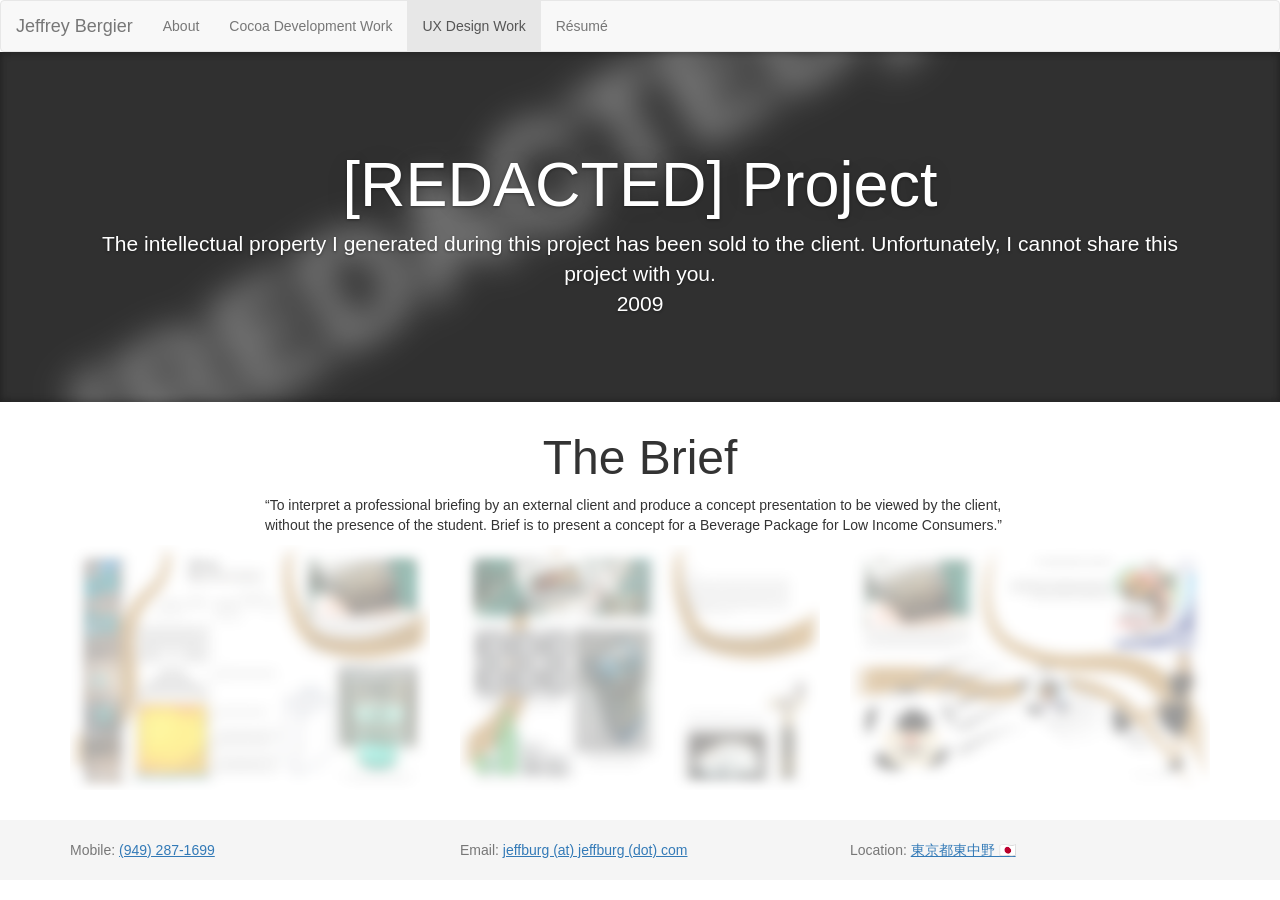
<file: web-root-original/redacted.html>
<!DOCTYPE html>
<html lang="en">
  <head>
    <title>&#91;REDACTED&#93; Project - Jeffrey Bergier</title>
    <meta charset="utf-8"/>
    <meta name="viewport" content="width=device-width, initial-scale=1.0, user-scalable=no">
    <!-- Bootstrap -->
    <link href="./css/bootstrap.css" rel="stylesheet">
    <link href="./css/custom.css" rel="stylesheet">
    <link href="./css/jquery.fs.boxer.css" rel="stylesheet">

    <!-- HTML5 shim and Respond.js IE8 support of HTML5 elements and media queries -->
    <!--[if lt IE 9]>
      <script src="./js/html5shiv.js"></script>
      <script src="./js/respond.min.js"></script>
    <![endif]-->

    <!-- Start of Woopra Code -->
    <script>
    (function(){
    var t,i,e,n=window,o=document,a=arguments,s="script",r=["config","track","identify","visit","push","call"],c=function(){var t,i=this;for(i._e=[],t=0;r.length>t;t++)(function(t){i[t]=function(){return i._e.push([t].concat(Array.prototype.slice.call(arguments,0))),i}})(r[t])};for(n._w=n._w||{},t=0;a.length>t;t++)n._w[a[t]]=n[a[t]]=n[a[t]]||new c;i=o.createElement(s),i.async=1,i.src="//static.woopra.com/js/w.js",e=o.getElementsByTagName(s)[0],e.parentNode.insertBefore(i,e)
    })("woopra");

    woopra.config({
        domain: 'jeffburg.com',
        idle_timeout: 1800000
    });
    woopra.track();
    </script>
    <!-- End of Woopra Code -->


  </head>
  <body>
    <nav class="navbar navbar-default" role="navigation">
      <!-- Brand and toggle get grouped for better mobile display -->
      <div class="navbar-header">
        <button type="button" class="navbar-toggle" data-toggle="collapse" data-target=".navbar-ex1-collapse">
          <span class="sr-only">Toggle navigation</span>
          <span class="icon-bar"></span>
          <span class="icon-bar"></span>
          <span class="icon-bar"></span>
        </button>
        <a class="navbar-brand" href="index.html">Jeffrey Bergier</a>
      </div>

      <!-- Collect the nav links, forms, and other content for toggling -->
      <div class="collapse navbar-collapse navbar-ex1-collapse">
        <ul class="nav navbar-nav">
            <li><a href="index.html">About</a></li>
            <li><a href="cocoa.html">Cocoa Development Work</a></li>
            <li class="active"><a href="ux.html">UX Design Work</a></li>
            <li><a href="resume.html">R&eacute;sum&eacute;</a></li>
        </ul>
      </div><!-- /.navbar-collapse -->
    </nav>

    <!-- Jumbotron Masthead -->
    <div class="jumbotron redacted">
      <div class="container">
        <h1>&#91;REDACTED&#93; Project</h1>
        <p>The intellectual property I generated during this project has been sold to the client. Unfortunately, I cannot share this project with you.<br>2009</p>
      </div>
    </div>

    <div class="container">
        <div class="row">
            <div class="col-md-8 col-md-offset-2 col-sm-10 col-sm-offset-1">
                <h1>The Brief</h1>
                <p>&#8220;To interpret a professional briefing by an external client and produce a concept presentation to be viewed by the client, without the presence of the student. Brief is to present a concept for a Beverage Package for Low Income Consumers.&#8221;</p>
            </div>
        </div>
        <div class="row">
            <div class="col-sm-4 col-md-4">
                <a href="pdassets/redacted-01-1k.png" class="boxer" rel="penpot"><img src="pdassets/redacted-01-300.png" class="img-responsive-scale"></a>
            </div>
            <div class="col-sm-4 col-md-4">
                <a href="pdassets/redacted-02-1k.png" class="boxer" rel="penpot"><img src="pdassets/redacted-02-300.png" class="img-responsive-scale"></a>
            </div>
            <div class="col-sm-4 col-md-4">
                <a href="pdassets/redacted-03-1k.png" class="boxer" rel="penpot"><img src="pdassets/redacted-03-300.png" class="img-responsive-scale"></a>
            </div>
        </div>
        <div class="row">
            <div class="col-sm-4 col-md-4">
            <p>&nbsp;</p>
            </div>
        </div>
    </div>
    <div id="footer">
      <div class="container">
        <div class="row">
            <div class="col-sm-3 col-md-4">
                <p class="text-muted credit">Mobile: <a href="/phone.php">(949) 287-1699</a></p>
            </div>
            <div class="col-sm-5 col-md-4">
                <p class="text-muted credit">Email: <a href="/email.php"> jeffburg (at) jeffburg (dot) com</a></p>
            </div>
            <div class="col-sm-4 col-md-4">
                <p class="text-muted credit">Location: <a href="https://www.bing.com/maps/embed?v=3&amp;cp=35.7067864~139.6851173&amp;lvl=16&amp;w=640&amp;h=510&amp;sty=r&amp;typ=s&amp;pp=&amp;ps=55&amp;dir=0&amp;mkt=en-us&amp;src=SHELL&amp;form=BMEMJS" class="boxer" data-height="515" data-width="645">東京都東中野 🇯🇵</a></p>
            </div>
        </div>
      </div>
    </div>

    <!-- jQuery (necessary for Bootstrap's JavaScript plugins) -->
    <script src="./js/jquery.js"></script>
    <script src="./js/bootstrap.js"></script>
    <script src="./js/transition.js"></script>
    <script src="./js/collapse.js"></script>
    <script src="./js/jquery.fs.boxer.js"></script>
    <script>
        $(document).ready(function() {
            $(".boxer").boxer();
        });
    </script>

  </body>
</html>
</file>
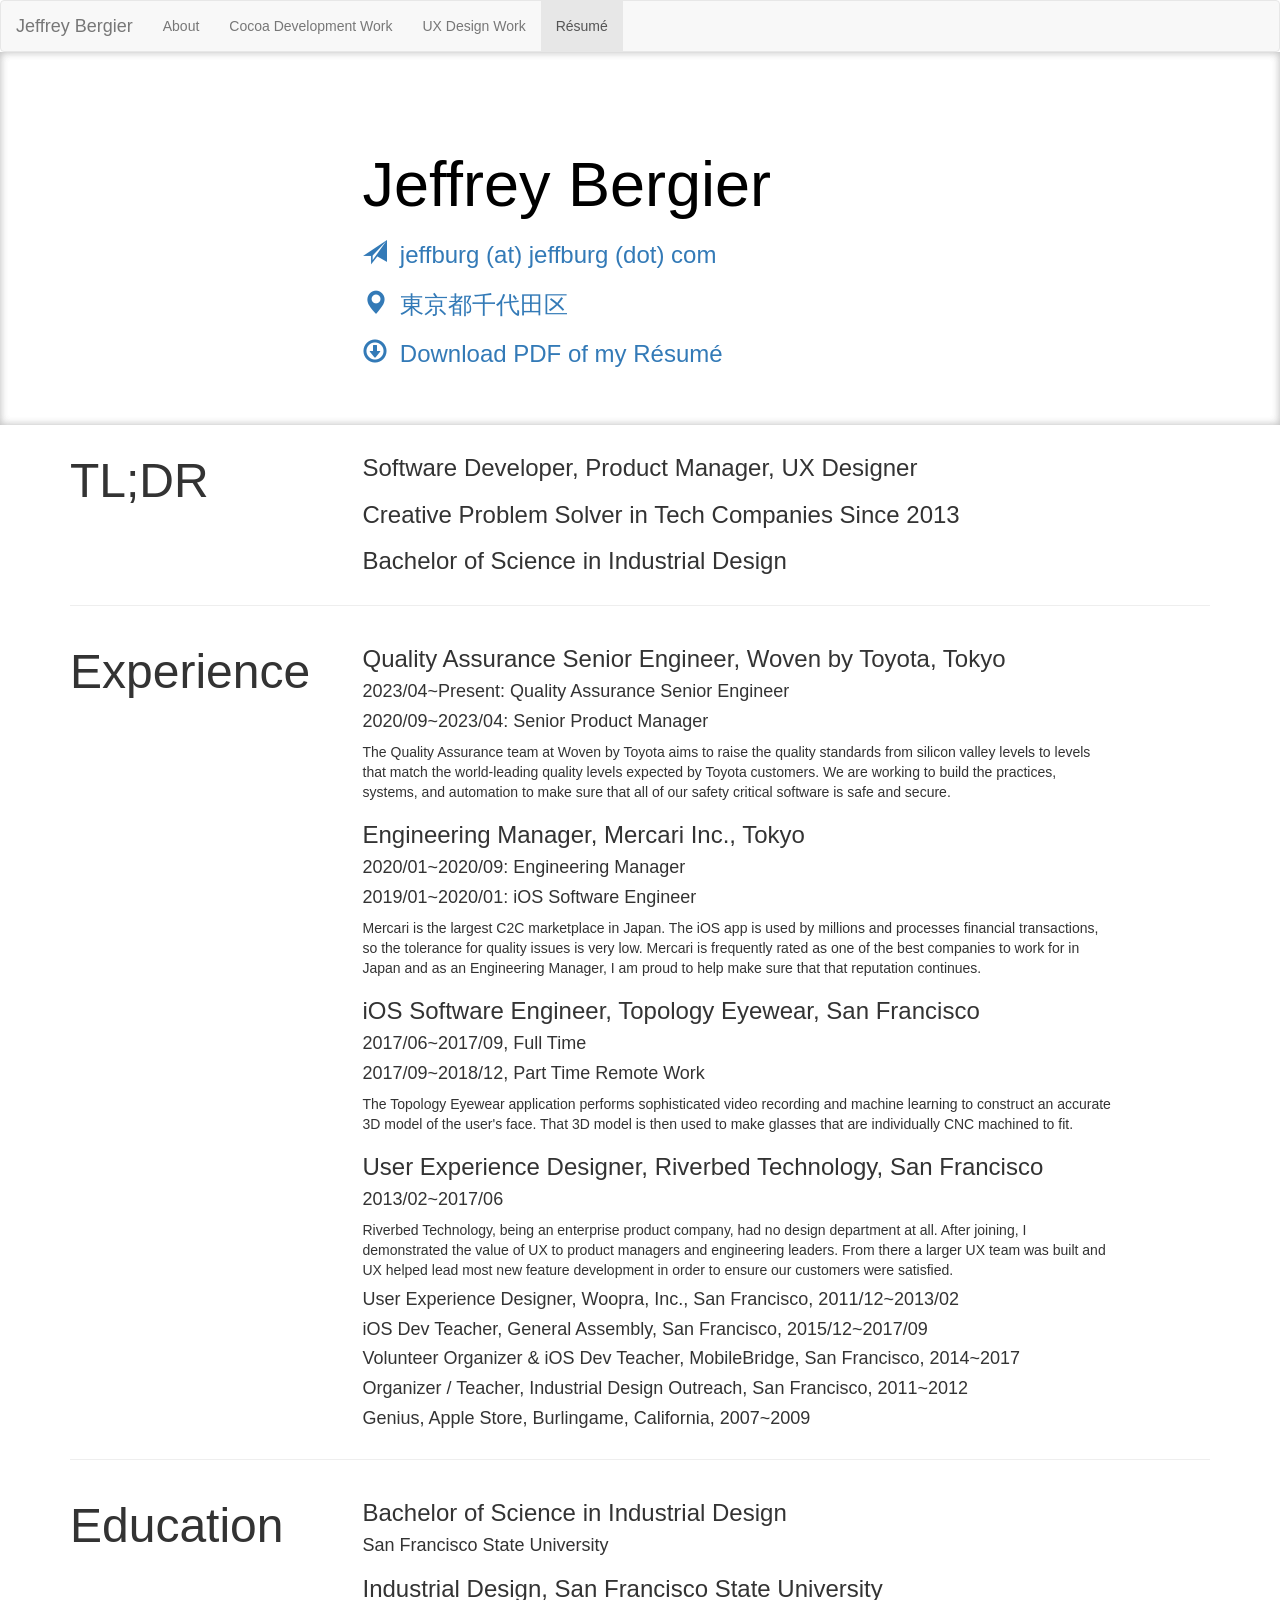
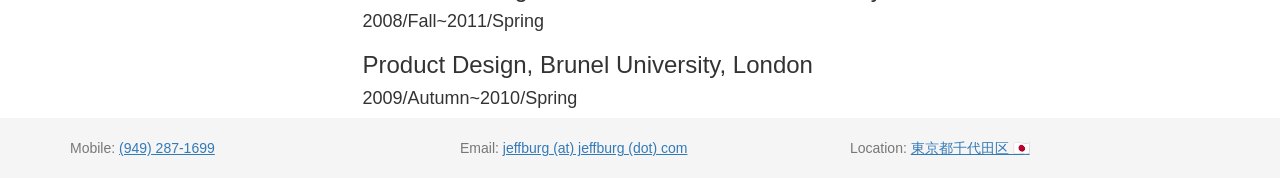
<file: web-root-original/resume.html>
<!DOCTYPE html>
<html lang="en">
<head>
	<title>R&eacute;sum&eacute; - Jeffrey Bergier</title>
	<meta charset="utf-8"/>
  <meta name="viewport" content="width=device-width, initial-scale=1.0, user-scalable=no">
    <!-- Bootstrap -->
  <link href="./css/bootstrap.css" rel="stylesheet">
  <link href="./css/custom.css" rel="stylesheet">
  <link href="./css/jquery.fs.boxer.css" rel="stylesheet">

  <!-- HTML5 shim and Respond.js IE8 support of HTML5 elements and media queries -->
  <!--[if lt IE 9]>
    <script src="./js/html5shiv.js"></script>
    <script src="./js/respond.min.js"></script>
  <![endif]-->

  <!-- Start of Woopra Code -->
  <script>
  (function(){
  var t,i,e,n=window,o=document,a=arguments,s="script",r=["config","track","identify","visit","push","call"],c=function(){var t,i=this;for(i._e=[],t=0;r.length>t;t++)(function(t){i[t]=function(){return i._e.push([t].concat(Array.prototype.slice.call(arguments,0))),i}})(r[t])};for(n._w=n._w||{},t=0;a.length>t;t++)n._w[a[t]]=n[a[t]]=n[a[t]]||new c;i=o.createElement(s),i.async=1,i.src="//static.woopra.com/js/w.js",e=o.getElementsByTagName(s)[0],e.parentNode.insertBefore(i,e)
  })("woopra");

  woopra.config({
      domain: 'jeffburg.com',
      idle_timeout: 1800000
  });
  woopra.track();
  </script>
  <!-- End of Woopra Code -->


</head>
<body>
    <nav class="navbar navbar-default" role="navigation">
      <!-- Brand and toggle get grouped for better mobile display -->
      <div class="navbar-header">
        <button type="button" class="navbar-toggle" data-toggle="collapse" data-target=".navbar-ex1-collapse">
          <span class="sr-only">Toggle navigation</span>
          <span class="icon-bar"></span>
          <span class="icon-bar"></span>
          <span class="icon-bar"></span>
        </button>
        <a class="navbar-brand" href="index.html">Jeffrey Bergier</a>
      </div>

      <!-- Collect the nav links, forms, and other content for toggling -->
      <div class="collapse navbar-collapse navbar-ex1-collapse">
        <ul class="nav navbar-nav">
            <li><a href="index.html">About</a></li>
            <li><a href="cocoa.html">Cocoa Development Work</a></li>
            <li><a href="ux.html">UX Design Work</a></li>
            <li class="active"><a href="resume.html">R&eacute;sum&eacute;</a></li>
        </ul>
      </div><!-- /.navbar-collapse -->
    </nav>

		<div class="jumbotron white">
			<div class="container">
				<div class="row">
					<div class="col-sm-8 col-md-9 col-lg-8 col-sm-offset-0 col-md-offset-4 col-lg-offset-3">
						<h1 class="left">Jeffrey Bergier</h1>
						<h3 class="left"><a class="resume" href="/email.php"><span class="glyphicon glyphicon-send"></span>&nbsp;&nbsp;jeffburg (at) jeffburg (dot) com</a></h3>
						<h3 class="left visible-print hidden-xs hidden-sm hidden-md hidden-lg"><a class="resume" href="http://www.jeffburg.com"><span class="glyphicon glyphicon-globe"></span>&nbsp;&nbsp;www.jeffburg.com</a></h3>
						<h3 class="left hidden-print"><a href="https://www.bing.com/maps/embed?v=3&amp;cp=35.686163~139.755557&lvl=14.37&amp;w=640&amp;h=510&amp;sty=r&amp;typ=s&amp;pp=&amp;ps=55&amp;dir=0&amp;mkt=en-us&amp;src=SHELL&amp;form=BMEMJS" class="boxer resume" data-height="515" data-width="645"><span class="glyphicon glyphicon-map-marker"></span>&nbsp;&nbsp;東京都千代田区</a></h3>
						<h3 class="left visible-print"><a class="resume" href="about:blank"><span class="glyphicon glyphicon-map-marker"></span>&nbsp;&nbsp;Chiyoda-ku, Tokyo-to</a></h3>
						<h3 class="left hidden-print"><a class="resume" href="bergier.j.resume.pdf"><span class="glyphicon glyphicon-download"></span>&nbsp;&nbsp;Download PDF of my R&eacute;sum&eacute;</a></h3>
					</div>
				</div>
			</div>
		</div>
		<div class="container">
			<div class="row">
				<div class="col-sm-10 col-md-4 col-lg-3">
					<h1 class="left">TL&#59;DR</h1>
				</div>
				<div class="col-sm-10 col-md-8 col-lg-8">
                    <h3 class="left">Software Developer, Product Manager, UX Designer</h3>
					<h3 class="left">Creative Problem Solver in Tech Companies Since 2013</h3>
                    <h3 class="left">Bachelor of Science in Industrial Design</h3>
				</div>
			</div>
			<hr>
			<div class="row">
				<div class="col-sm-10 col-md-4 col-lg-3">
					<h1 class="left">Experience</h1>
				</div>
				<div class="col-sm-10 col-md-8 col-lg-8">
                    <h3 class="left">Quality Assurance Senior Engineer, Woven by Toyota, Tokyo</h3>
                    <h4>2023/04&#0126;Present: Quality Assurance Senior Engineer</h4>
                    <h4>2020/09&#0126;2023/04: Senior Product Manager</h4>
                    <p>The Quality Assurance team at Woven by Toyota aims to raise the quality standards from silicon valley levels to levels that match the world-leading quality levels expected by Toyota customers. We are working to build the practices, systems, and automation to make sure that all of our safety critical software is safe and secure.</p>
                    <h3 class="left">Engineering Manager, Mercari Inc., Tokyo</h3>
					<h4>2020/01&#0126;2020/09: Engineering Manager</h4>
					<h4>2019/01&#0126;2020/01: iOS Software Engineer</h4>
					<p>Mercari is the largest C2C marketplace in Japan. The iOS app is used by millions and processes financial transactions, so the tolerance for quality issues is very low. Mercari is frequently rated as one of the best companies to work for in Japan and as an Engineering Manager, I am proud to help make sure that that reputation continues.</p>
					<h3 class="left">iOS Software Engineer, Topology Eyewear, San Francisco</h3>
					<h4>2017/06&#0126;2017/09, Full Time</h4>
					<h4>2017/09&#0126;2018/12, Part Time Remote Work</h4>
					<p>The Topology Eyewear application performs sophisticated video recording and machine learning to construct an accurate 3D model of the user's face. That 3D model is then used to make glasses that are individually CNC machined to fit.</p>
					<h3 class="left">User Experience Designer, Riverbed Technology, San Francisco</h3>
					<h4>2013/02&#0126;2017/06</h4>
					<p>Riverbed Technology, being an enterprise product company, had no design department at all. After joining, I demonstrated the value of UX to product managers and engineering leaders. From there a larger UX team was built and UX helped lead most new feature development in order to ensure our customers were satisfied.</p>
					<h4>User Experience Designer, Woopra, Inc., San Francisco, 2011/12&#0126;2013/02</h4>
					<h4>iOS Dev Teacher, General Assembly, San Francisco, 2015/12&#0126;2017/09</h4>
					<h4>Volunteer Organizer &amp; iOS Dev Teacher, MobileBridge, San Francisco, 2014&#0126;2017</h4>
					<h4>Organizer / Teacher, Industrial Design Outreach, San Francisco, 2011&#0126;2012</h4>
					<h4>Genius, Apple Store, Burlingame, California, 2007&#0126;2009</h4>
				</div>
			</div>
			<hr>
			<div class="row">
				<div class="col-sm-10 col-md-4 col-lg-3">
					<h1 class="left">Education</h1>
				</div>
				<div class="col-sm-10 col-md-8 col-lg-8">
					<h3 class="left">Bachelor of Science in Industrial Design</h3>
					<h4>San Francisco State University</h4>
					<h3 class="left">Industrial Design, San Francisco State University</h3>
					<h4>2008/Fall&#0126;2011/Spring</h4>
					<h3 class="left">Product Design, Brunel University, London</h3>
					<h4>2009/Autumn&#0126;2010/Spring</h4>
				</div>
			</div>
		</div>
			<!-- <hr>
			<div class="row">
				<div class="col-sm-10 col-md-4 col-lg-3">
					<h1 class="left">Kudos</h1>
				</div>
				<div class="col-sm-10 col-md-8 col-lg-8">
					<h3 class="left">Finalist in Core77 App design contest &#8211; 2012</h3>
					<h4>Nominated for induction into Epsilon Pi Tau &#8211; 2011</h4>
					<h4>Energy Generating Design Concept selected as winner during Dyson Foundation Workshop &#8211; 2010</h4>
					<h4>Sold Design Concept Intellectual Property to SAB Miller &#8211; 2010</h4>
					<h4>Gold Award - Printing Industry of Northern California Gallery &#8211; 2009</h4>
					<Br>
					</div>
				</div> -->
			    <div id="footer" class="hidden-print">
			      <div class="container">
			        <div class="row">
			            <div class="col-sm-3 col-md-4">
			                <p class="text-muted credit">Mobile: <a href="/phone.php">(949) 287-1699</a></p>
			            </div>
			            <div class="col-sm-5 col-md-4">
			                <p class="text-muted credit">Email: <a href="/email.php"> jeffburg (at) jeffburg (dot) com</a></p>
			            </div>
			            <div class="col-sm-4 col-md-4">
			                <p class="text-muted credit">Location: <a href="https://www.bing.com/maps/embed?v=3&amp;cp=35.686163~139.755557&lvl=14.37&amp;w=640&amp;h=510&amp;sty=r&amp;typ=s&amp;pp=&amp;ps=55&amp;dir=0&amp;mkt=en-us&amp;src=SHELL&amp;form=BMEMJS" class="boxer" data-height="515" data-width="645">東京都千代田区 🇯🇵</a></p>
			            </div>
			        </div>
			      </div>
			    </div>

			<!-- jQuery (necessary for Bootstrap's JavaScript plugins) -->
			<script src="./js/jquery.js"></script>
			<script src="./js/bootstrap.js"></script>
			<script src="./js/transition.js"></script>
			<script src="./js/collapse.js"></script>
			<script src="./js/jquery.fs.boxer.js"></script>
			<script>
			$(document).ready(function() {
				$(".boxer").boxer();
			});
			</script>

		</body>
		</html>
</file>
<file: web-root-original/css/custom.css>
/*
 * Created so Jeff Can Ruin His Own CSS File Instead of Bootstraps
*/

@media print {
  a[href]:after {
    content: none;
  }
}

/* if you want to embrace usability, use this! */
a,
a.visited,
a.focus,
.nav > li > a:hover,
a:focus.navbar-brand,
a:hover.navbar-brand,
a:hover.resume,
a:focus.resume,
.nav > li > a:focus,
a.hover {
    text-decoration: underline;
}

.nav > li > a,
.nav > li > a:visited {
  text-decoration: none;
}

a.navbar-brand,
a:visited.navbar-brand {
    text-decoration: none;
}

a.resume,
a:visited.resume {
    text-decoration: none;
}

ul.resumelist {
    padding-left:24px;
}

#about a,
#about a:visited,
#about a:focus,
#about a:hover {
    color:#fff;
    text-decoration: underline;
    font-size: 21px;
    text-align: center;
}

ul.center {
    text-align: center;
}

video.fullwidth {
	max-width: 100%;
}
video.partialwidth {
	max-width: 85%;
}
/* makes buttons have an underline
.btn {
    text-decoration: underline;
} */

h1,
h3,
h2 {
    text-align: center;
}

h1 {
    font-size: 48px;
}

.jumbotron h1 {
  padding-top: 30px;
  font-weight: 500;
}

.jumbotron p {
  text-align: center;
  padding-bottom: 5px;
}

.jumbotron {
    margin-bottom: 10px;
}

/* Set the fixed height of the footer here */
#footer {
  background-color: #f5f5f5;
  /* margin-top: 20px; May Be Necessary if content touches footer */
}

.container .credit {
  margin: 20px 0;
}

.img-responsive-scale {
  display: block;
  height: auto;
  max-width: 100%;
  width: 100%;
}

.navbar {
  margin-bottom: 0px;
}

/* h1, h2, h3.left {
    text-align: left;
} */

h1.left,
h2.left,
h3.left,
ul.left,
li.left,
p.left {
    text-align: left;
}

h1.right,
h2.right,
h3.right,
ul.right,
li.right,
p.right {
    text-align: right;
}

.blue {
    position: relative;
    color: #fff;
    text-align: center;
    text-shadow: 0 1px 3px rgba(0,0,0,.4), 0 0 30px rgba(0,0,0,.075);
    background: #63c6f5; /* Old browsers */
    -webkit-box-shadow: inset 0 3px 7px rgba(0,0,0,.2), inset 0 -3px 7px rgba(0,0,0,.2);
        -moz-box-shadow: inset 0 3px 7px rgba(0,0,0,.2), inset 0 -3px 7px rgba(0,0,0,.2);
            box-shadow: inset 0 3px 7px rgba(0,0,0,.2), inset 0 -3px 7px rgba(0,0,0,.2);
}

.riverbed {
    position: relative;
    color: #000;
    text-align: left;
    background: rgb(255, 219, 176); /* Old browsers */
    -webkit-box-shadow: inset 0 3px 7px rgba(0,0,0,.2), inset 0 -3px 7px rgba(0,0,0,.2);
        -moz-box-shadow: inset 0 3px 7px rgba(0,0,0,.2), inset 0 -3px 7px rgba(0,0,0,.2);
            box-shadow: inset 0 3px 7px rgba(0,0,0,.2), inset 0 -3px 7px rgba(0,0,0,.2);
}

.white {
    position: relative;
    color: #000;
    text-align: left;
    background-color: #fff; /* Old browsers */
    background-repeat:no-repeat;
    -webkit-box-shadow: inset 0 0px 9px rgba(0,0,0,.1), inset 0 0px 9px rgba(0,0,0,.1);
        -moz-box-shadow: inset 0 0px 9px rgba(0,0,0,.1), inset 0 0px 9px rgba(0,0,0,.1);
            box-shadow: inset 0 0px 9px rgba(0,0,0,0.15), inset 0 0px 9px rgba(0,0,0,0.15);
}

.surface {
    position: relative;
    height: 430px;
    text-align: center;
    text-shadow: 0 1px 3px rgba(0,0,0,.4), 0 0 30px rgba(0,0,0,.075);
    background-color: #000; /* Old browsers */
    background-image:url('../pdassets/surface-1kbg.jpg');
    background-repeat:no-repeat;

    -webkit-box-shadow: inset 0 3px 7px rgba(0,0,0,.2), inset 0 -3px 7px rgba(0,0,0,.2);
        -moz-box-shadow: inset 0 3px 7px rgba(0,0,0,.2), inset 0 -3px 7px rgba(0,0,0,.2);
            box-shadow: inset 0 3px 7px rgba(0,0,0,.2), inset 0 -3px 7px rgba(0,0,0,.2);
}

.workshop {
    position: relative;
    height: 430px;
    text-align: center;
    text-shadow: 0 1px 3px rgba(0,0,0,.4), 0 0 30px rgba(0,0,0,.075);
    background-color: #c9a779; /* Old browsers */
    background-image:url('../pdassets/workshop-1kbg-2.png');
    background-repeat:no-repeat;

    -webkit-box-shadow: inset 0 3px 7px rgba(0,0,0,.2), inset 0 -3px 7px rgba(0,0,0,.2);
        -moz-box-shadow: inset 0 3px 7px rgba(0,0,0,.2), inset 0 -3px 7px rgba(0,0,0,.2);
            box-shadow: inset 0 3px 7px rgba(0,0,0,.2), inset 0 -3px 7px rgba(0,0,0,.2);
}

.ikb {
    position: relative;
    color: #fff;
    text-align: center;
    text-shadow: 0 1px 3px rgba(0,0,0,.4), 0 0 30px rgba(0,0,0,.075);
    background-color: #555555; /* Old browsers */
    background-image:url('../pdassets/ikb-1kbg2.png');
    background-repeat:no-repeat;
    -webkit-box-shadow: inset 0 3px 7px rgba(0,0,0,.2), inset 0 -3px 7px rgba(0,0,0,.2);
        -moz-box-shadow: inset 0 3px 7px rgba(0,0,0,.2), inset 0 -3px 7px rgba(0,0,0,.2);
            box-shadow: inset 0 3px 7px rgba(0,0,0,.2), inset 0 -3px 7px rgba(0,0,0,.2);
}

.weather {
    position: relative;
    color: #fff;
    text-align: center;
    text-shadow: 0 1px 3px rgba(0,0,0,.4), 0 0 30px rgba(0,0,0,.075);
    height: 350px;
    background-color: #473727; /* Old browsers */
    background-image:url('../pdassets/weather-bg-2k.jpg');
    background-repeat:no-repeat;
    background-size: 1448px, 400px;
    -webkit-box-shadow: inset 0 3px 7px rgba(0,0,0,.2), inset 0 -3px 7px rgba(0,0,0,.2);
        -moz-box-shadow: inset 0 3px 7px rgba(0,0,0,.2), inset 0 -3px 7px rgba(0,0,0,.2);
            box-shadow: inset 0 3px 7px rgba(0,0,0,.2), inset 0 -3px 7px rgba(0,0,0,.2);
}

.penpot {
    color: #fff;
    text-shadow: 0 1px 3px rgba(0,0,0,.4), 0 0 30px rgba(0,0,0,.075);
    background-color: #555555; /* Old browsers */
    background-image:url('../pdassets/penpot-1kbg.png');
    background-repeat:no-repeat;
    -webkit-box-shadow: inset 0 3px 7px rgba(0,0,0,.2), inset 0 -3px 7px rgba(0,0,0,.2);
        -moz-box-shadow: inset 0 3px 7px rgba(0,0,0,.2), inset 0 -3px 7px rgba(0,0,0,.2);
            box-shadow: inset 0 3px 7px rgba(0,0,0,.2), inset 0 -3px 7px rgba(0,0,0,.2);
}

.qos {
    color: #000;
    background-color: #fff; /* Old browsers */
    background-image:url('../qosassets/qos-2kbg.png');
    background-repeat:no-repeat;
    -webkit-box-shadow: inset 0 0px 9px rgba(0,0,0,.1), inset 0 0px 9px rgba(0,0,0,.1);
        -moz-box-shadow: inset 0 0px 9px rgba(0,0,0,.1), inset 0 0px 9px rgba(0,0,0,.1);
            box-shadow: inset 0 0px 9px rgba(0,0,0,.1), inset 0 0px 9px rgba(0,0,0,.1);
}

.changes {
    color: #000;
    background-color: #fff; /* Old browsers */
    background-image:url('../changesassets/cm-2kbg.png');
    background-repeat:no-repeat;
    -webkit-box-shadow: inset 0 0px 9px rgba(0,0,0,.1), inset 0 0px 9px rgba(0,0,0,.1);
        -moz-box-shadow: inset 0 0px 9px rgba(0,0,0,.1), inset 0 0px 9px rgba(0,0,0,.1);
            box-shadow: inset 0 0px 9px rgba(0,0,0,.1), inset 0 0px 9px rgba(0,0,0,.1);
}

.srdesign {
    color: #000;
    background-color: #fff; /* Old browsers */
    background-image:url('../srdesignassets/srd-2kbg.png');
    background-repeat:no-repeat;
    -webkit-box-shadow: inset 0 0px 9px rgba(0,0,0,.1), inset 0 0px 9px rgba(0,0,0,.1);
        -moz-box-shadow: inset 0 0px 9px rgba(0,0,0,.1), inset 0 0px 9px rgba(0,0,0,.1);
            box-shadow: inset 0 0px 9px rgba(0,0,0,.1), inset 0 0px 9px rgba(0,0,0,.1);
}

.about {
    color: #fff;
    text-shadow: 0 1px 3px rgba(0,0,0,0.55), 0 0 30px rgba(0,0,0,.075);
    background-color: #401a43; /* Old browsers */
    background-image:url('../aboutassets/lincoln-dash-2kbg.jpg');
    background-repeat:no-repeat;
    background-position: center center;
    -webkit-box-shadow: inset 0 3px 7px rgba(0,0,0,.2), inset 0 -3px 7px rgba(0,0,0,.2);
        -moz-box-shadow: inset 0 3px 7px rgba(0,0,0,.2), inset 0 -3px 7px rgba(0,0,0,.2);
            box-shadow: inset 0 3px 7px rgba(0,0,0,.2), inset 0 -3px 7px rgba(0,0,0,.2);
}

.redacted {
    color: #fff;
    height: 350px;
    text-shadow: 0 1px 3px rgba(0,0,0,.4), 0 0 30px rgba(0,0,0,.075);
    background-color: #303030; /* Old browsers */
    background-image:url('../pdassets/redacted-1kbg.png');
    background-repeat:no-repeat;
    -webkit-box-shadow: inset 0 3px 7px rgba(0,0,0,.2), inset 0 -3px 7px rgba(0,0,0,.2);
        -moz-box-shadow: inset 0 3px 7px rgba(0,0,0,.2), inset 0 -3px 7px rgba(0,0,0,.2);
            box-shadow: inset 0 3px 7px rgba(0,0,0,.2), inset 0 -3px 7px rgba(0,0,0,.2);
}

.lighting {
    color: #fff;
    text-shadow: 0 1px 3px rgba(0,0,0,.4), 0 0 30px rgba(0,0,0,.075);
    background-color: #ca9fca; /* Old browsers */
    background-image:url('../pdassets/lighting-1kbg.png');
    background-repeat:no-repeat;
    -webkit-box-shadow: inset 0 3px 7px rgba(0,0,0,.2), inset 0 -3px 7px rgba(0,0,0,.2);
        -moz-box-shadow: inset 0 3px 7px rgba(0,0,0,.2), inset 0 -3px 7px rgba(0,0,0,.2);
            box-shadow: inset 0 3px 7px rgba(0,0,0,.2), inset 0 -3px 7px rgba(0,0,0,.2);
}

.electronics {
    color: #fff;
    text-shadow: 0 1px 3px rgba(0,0,0,.4), 0 0 30px rgba(0,0,0,.075);
    background-color: #000; /* Old browsers */
    background-image:url('../pdassets/electronics-1kbg.png');
    background-repeat:no-repeat;
    -webkit-box-shadow: inset 0 3px 7px rgba(0,0,0,.2), inset 0 -3px 7px rgba(0,0,0,.2);
        -moz-box-shadow: inset 0 3px 7px rgba(0,0,0,.2), inset 0 -3px 7px rgba(0,0,0,.2);
            box-shadow: inset 0 3px 7px rgba(0,0,0,.2), inset 0 -3px 7px rgba(0,0,0,.2);
}

@media (max-width: 767px) {
    .penpot {
        background-size: 150%;
        height: auto;
    }
}
.jumbotron {

}
</file>
